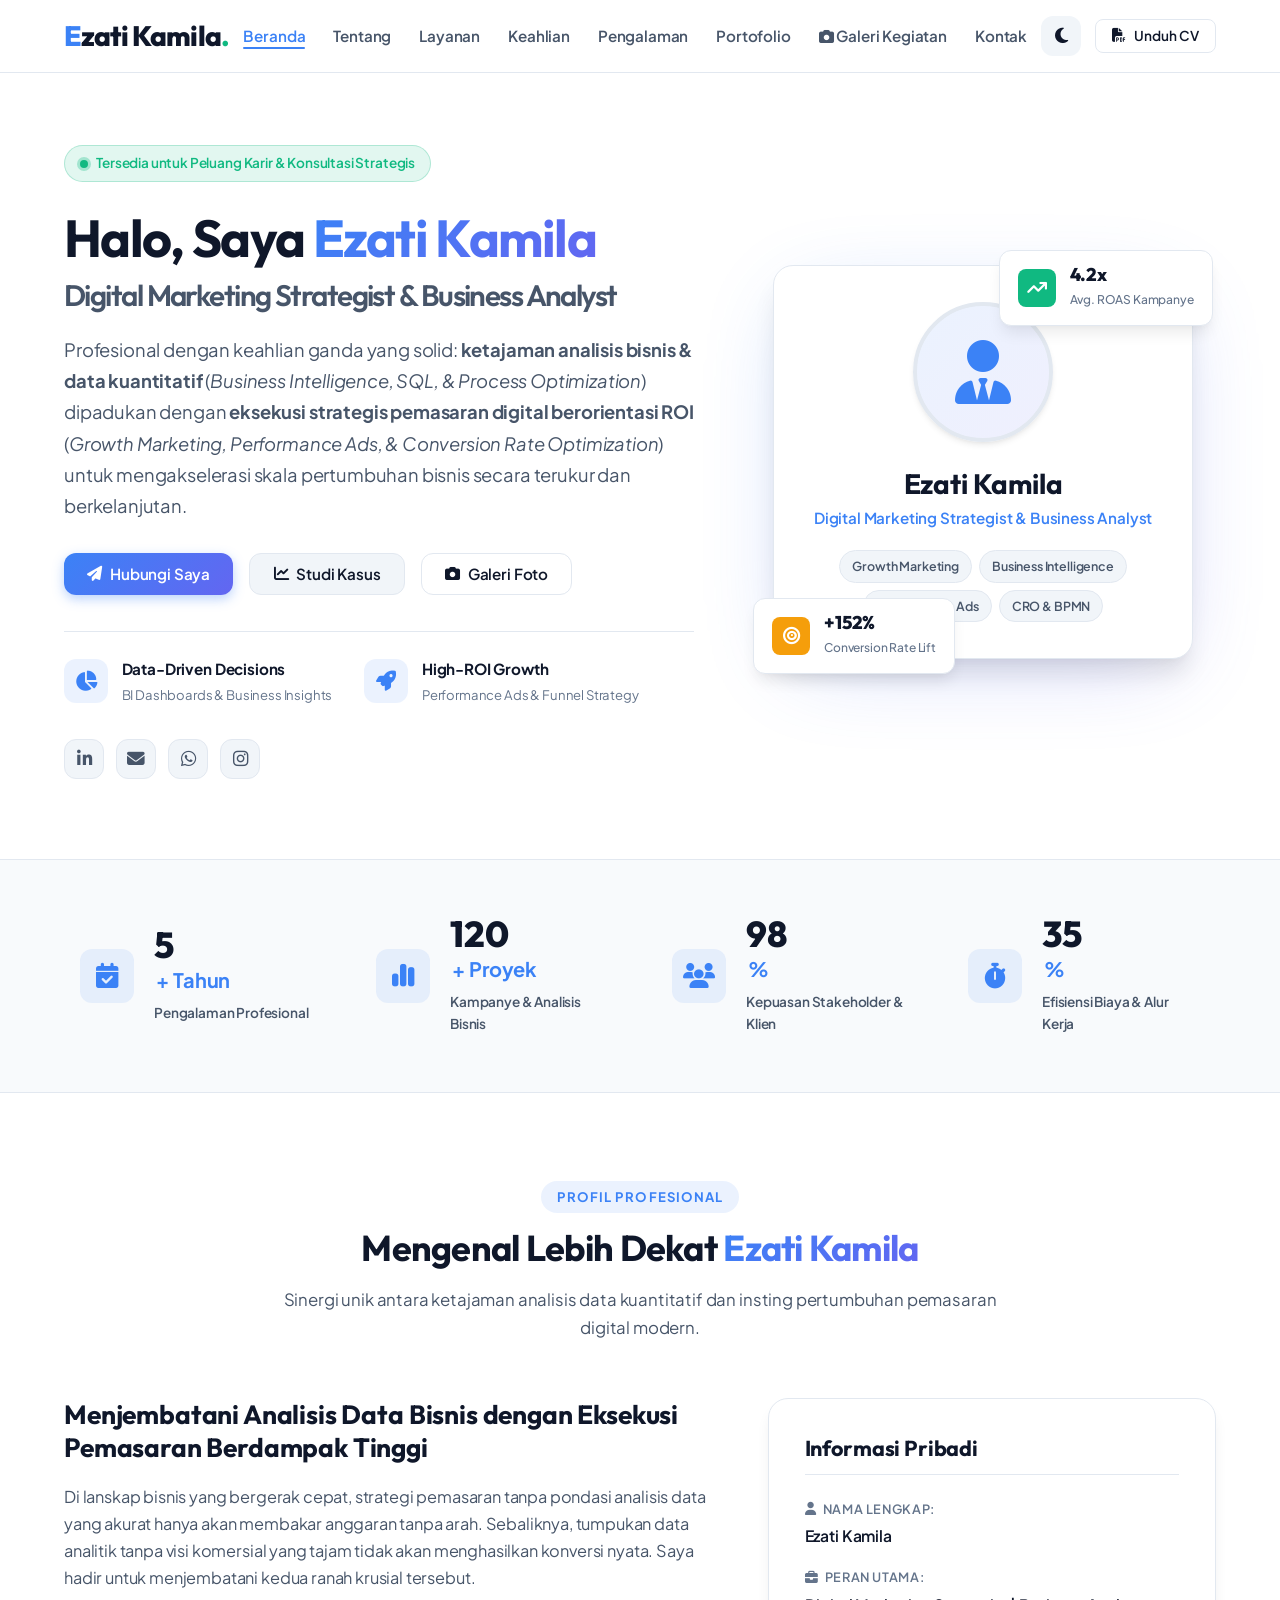
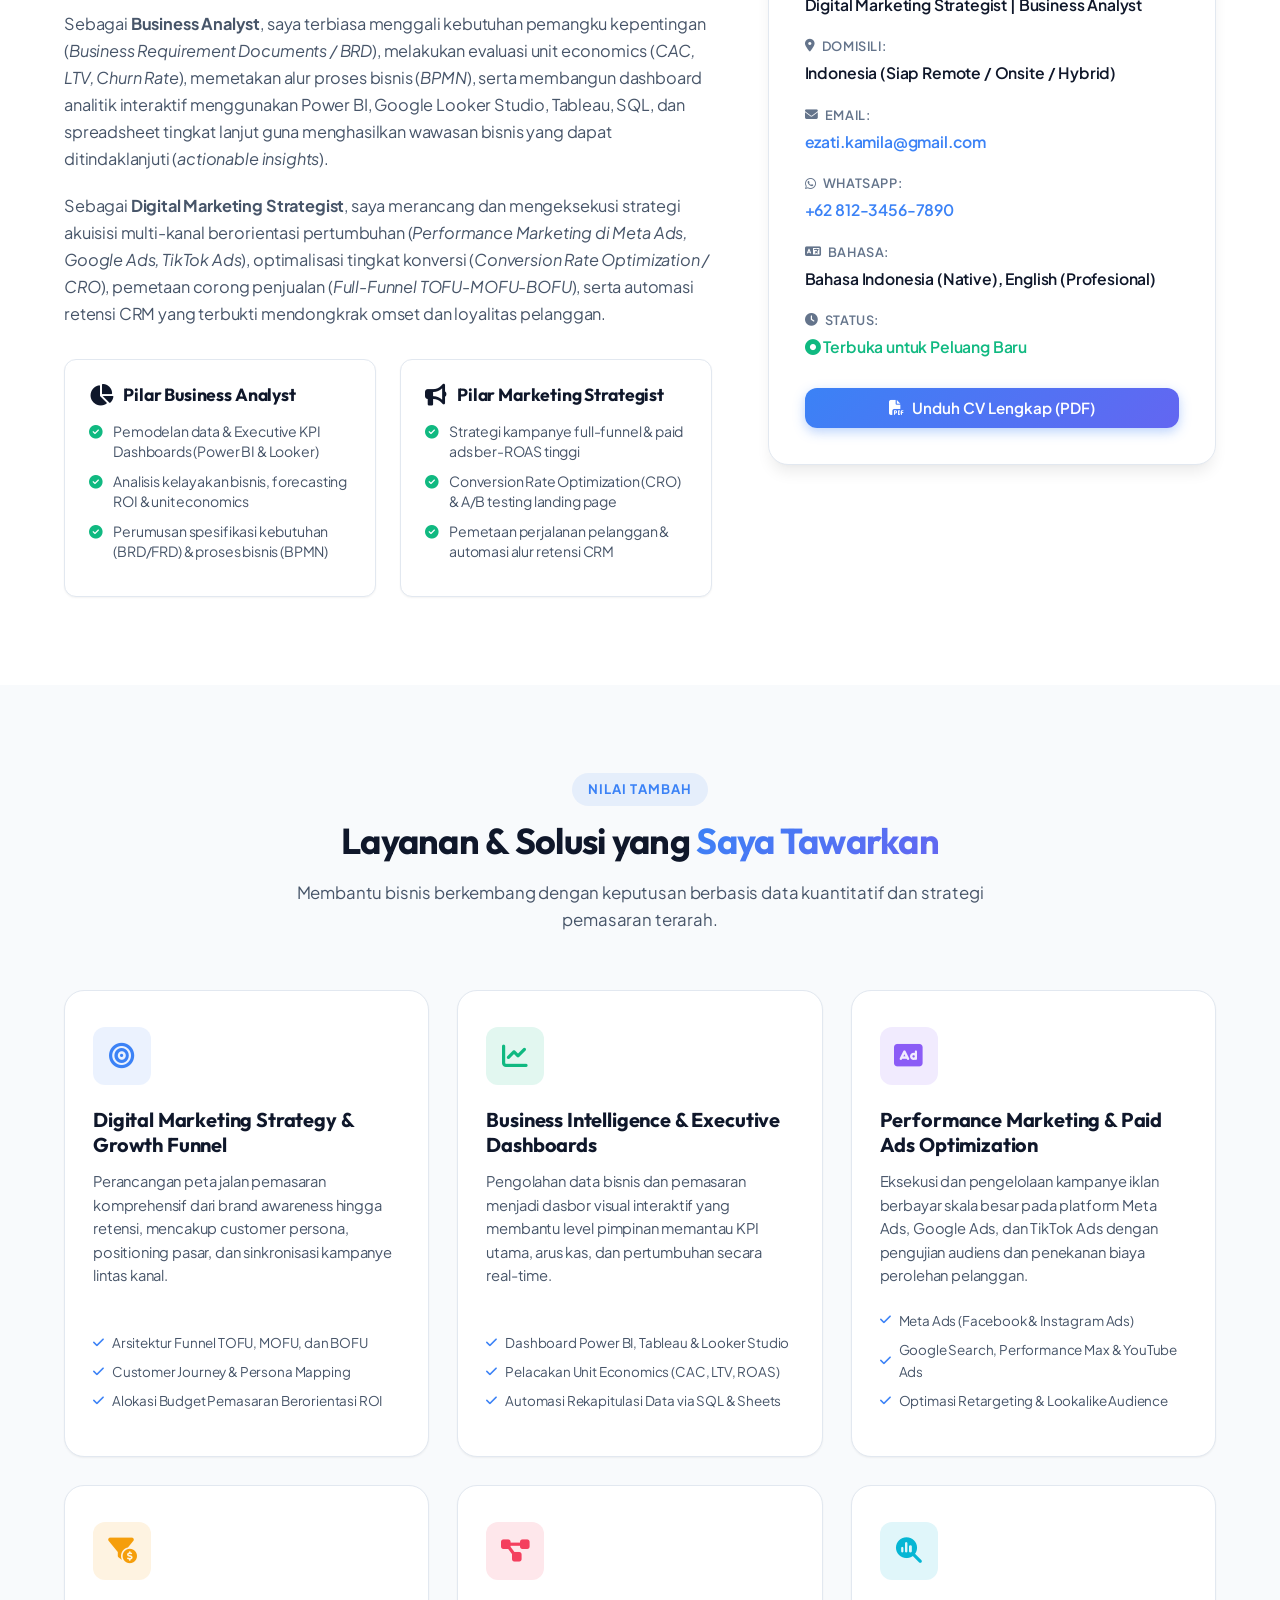
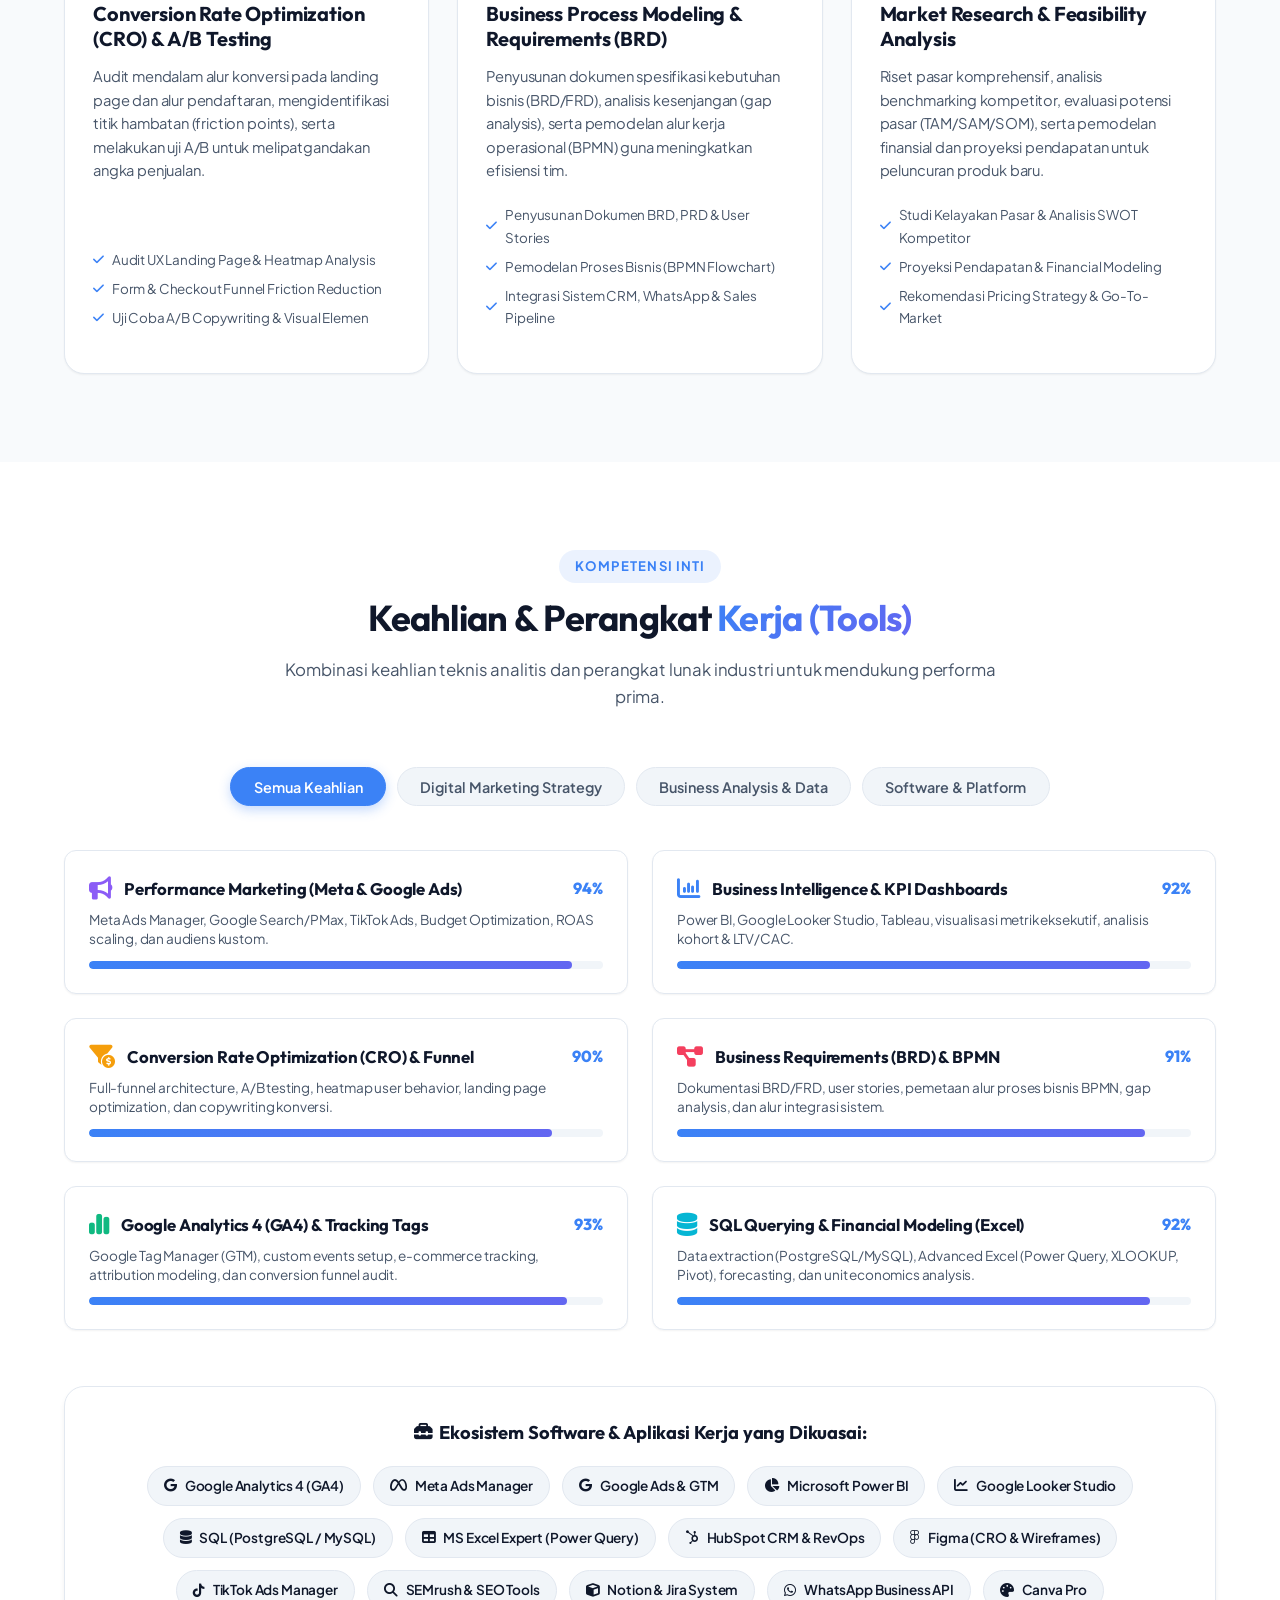
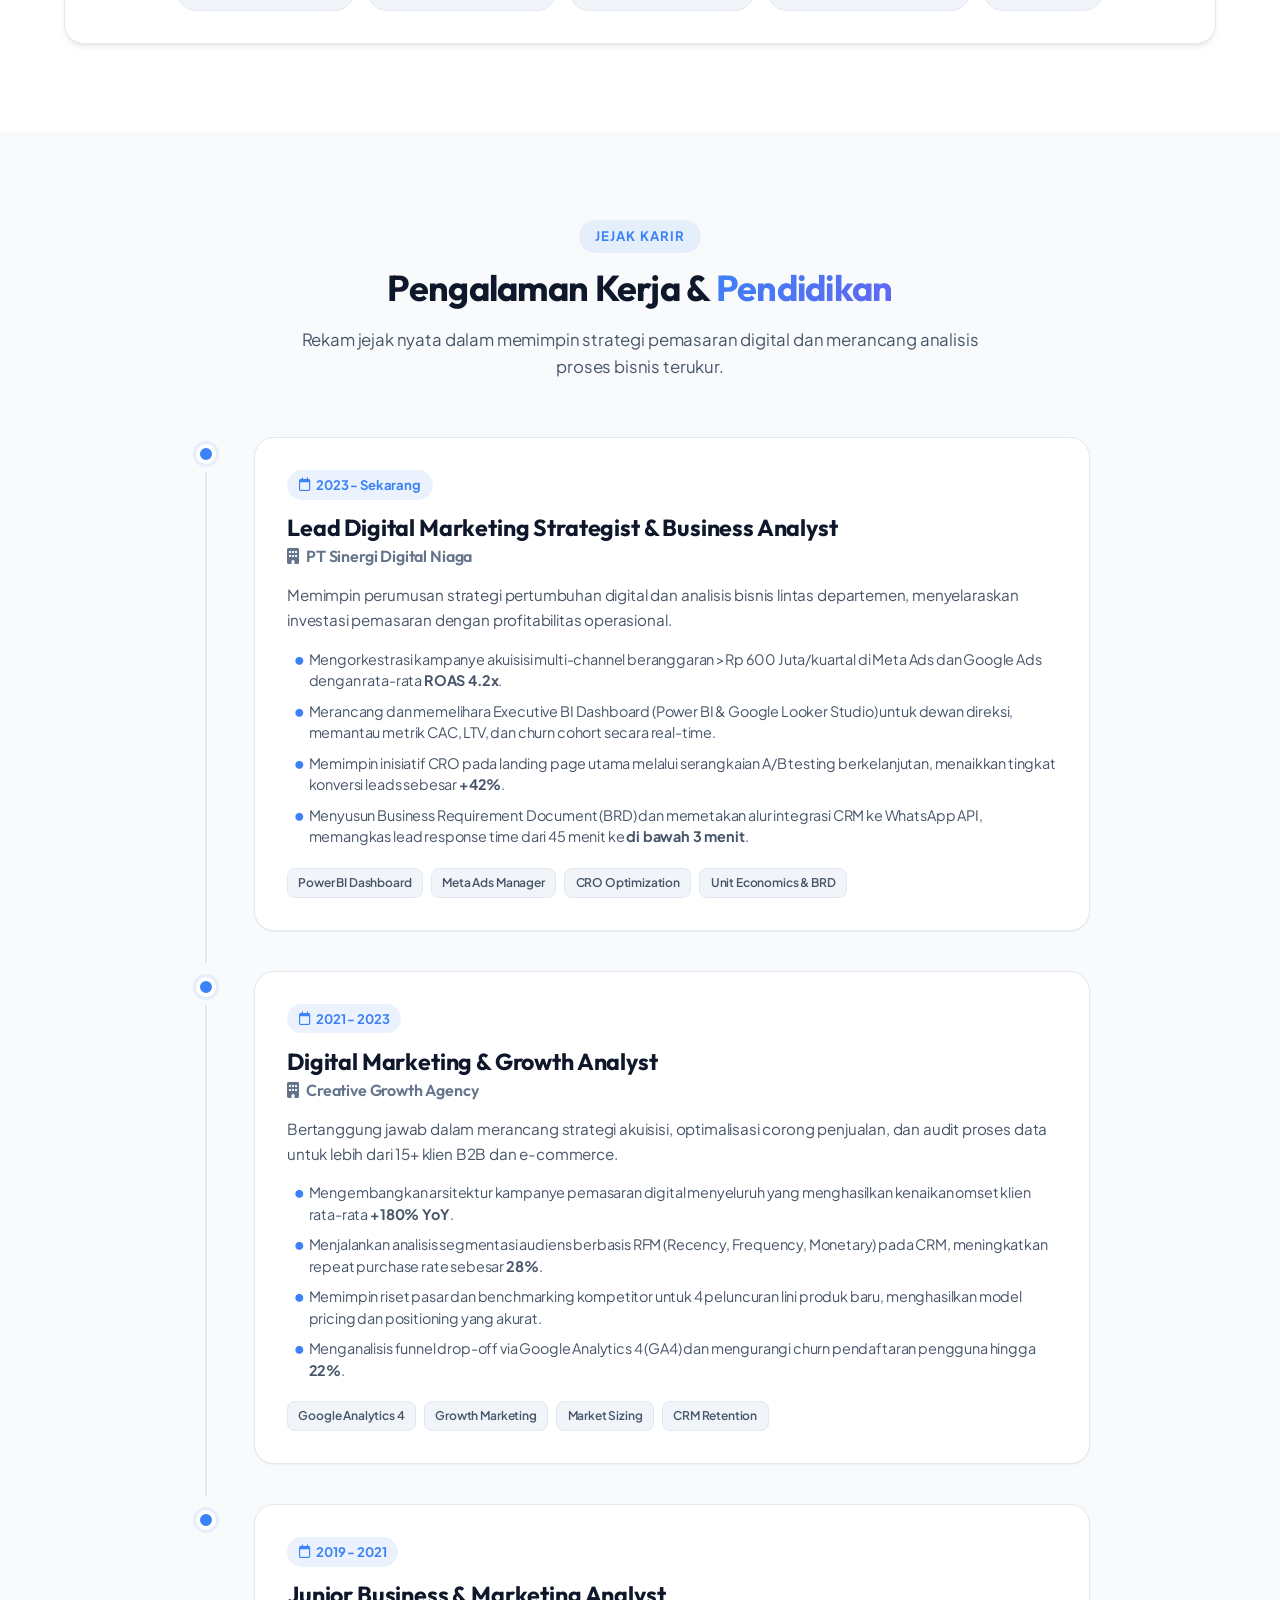
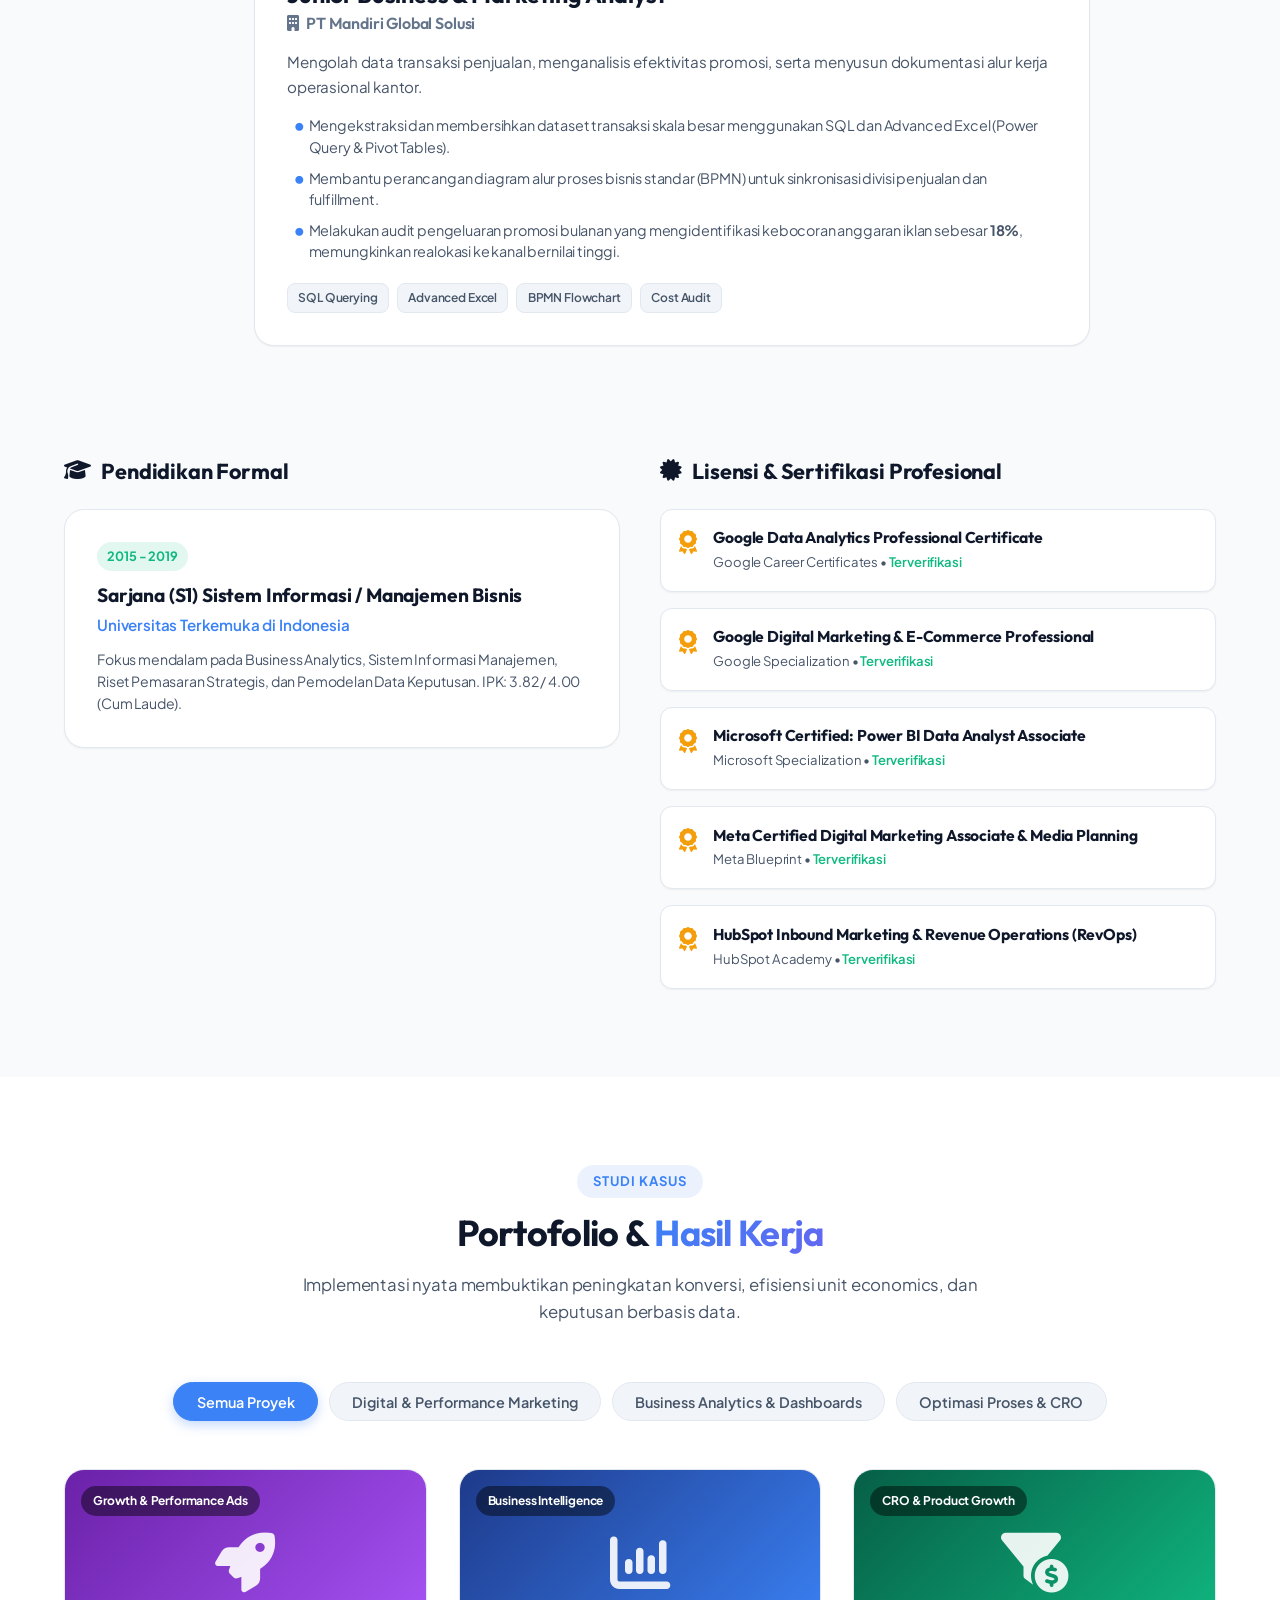
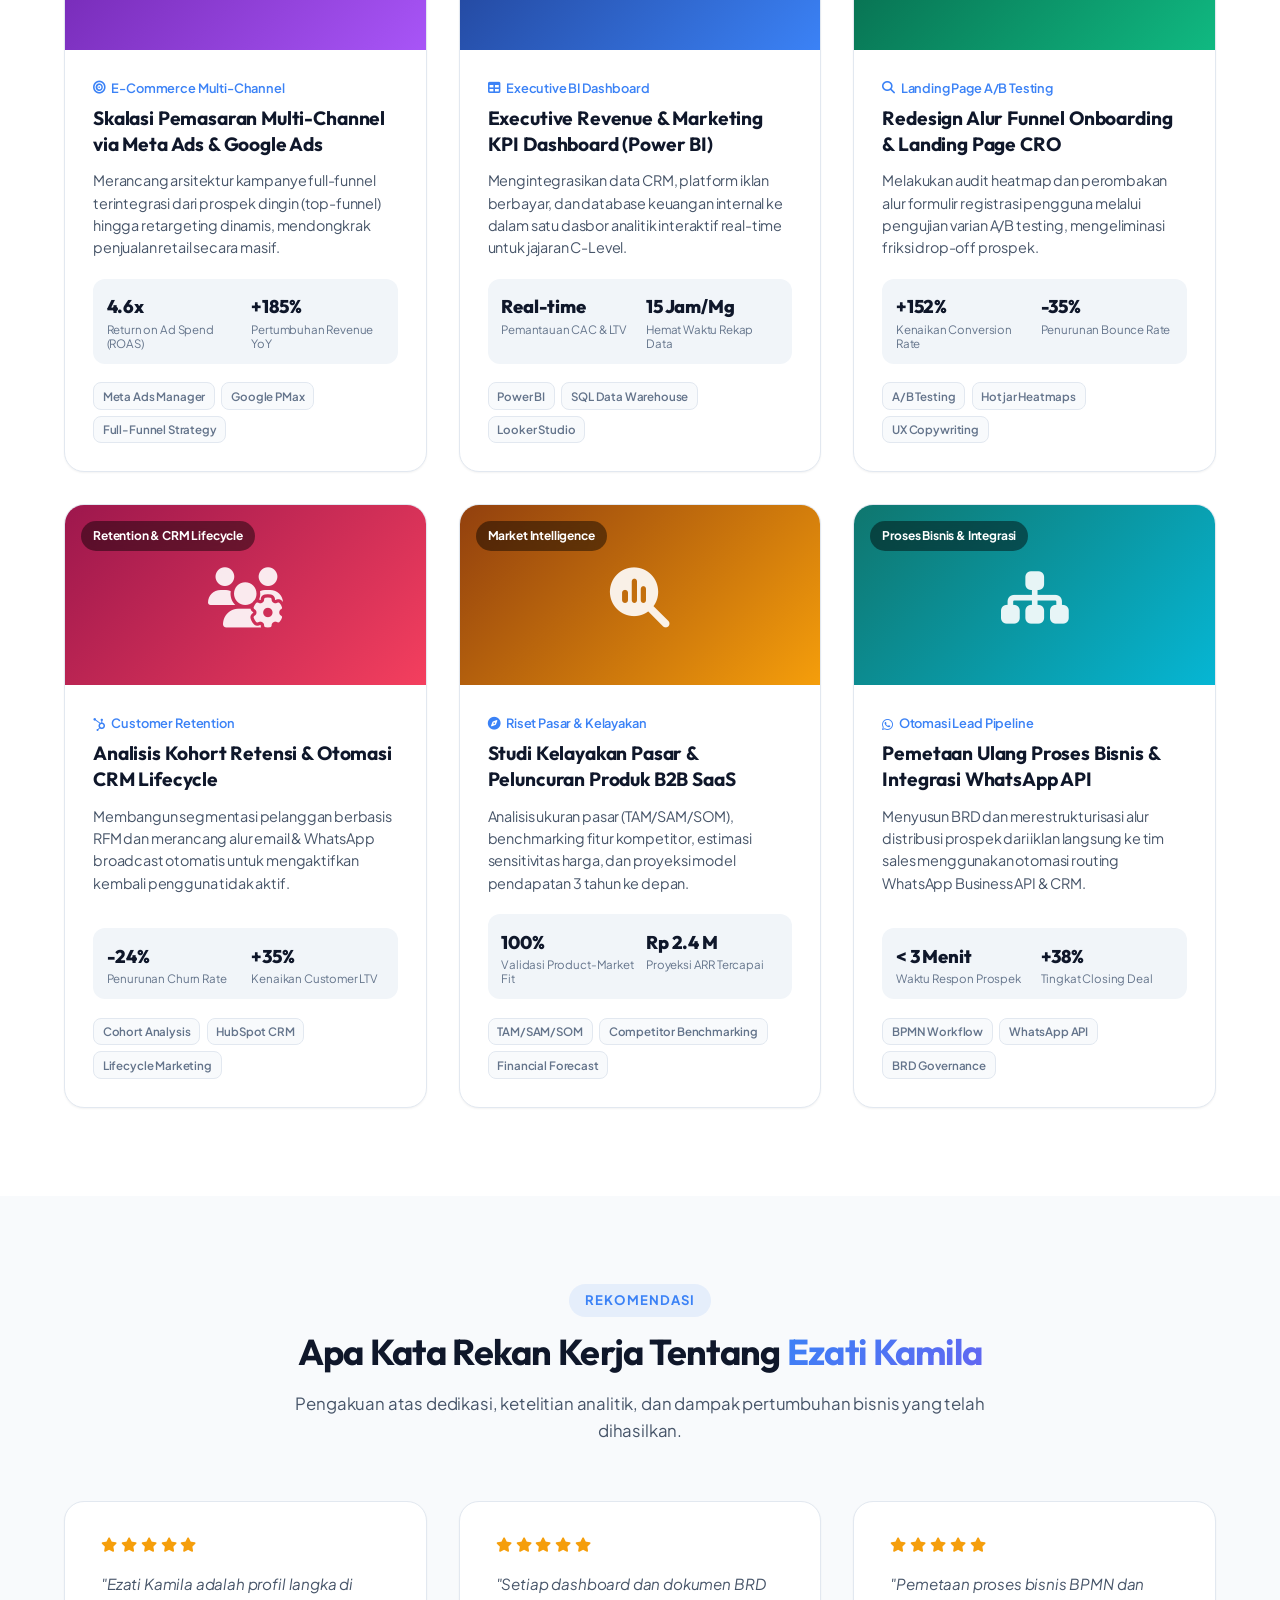
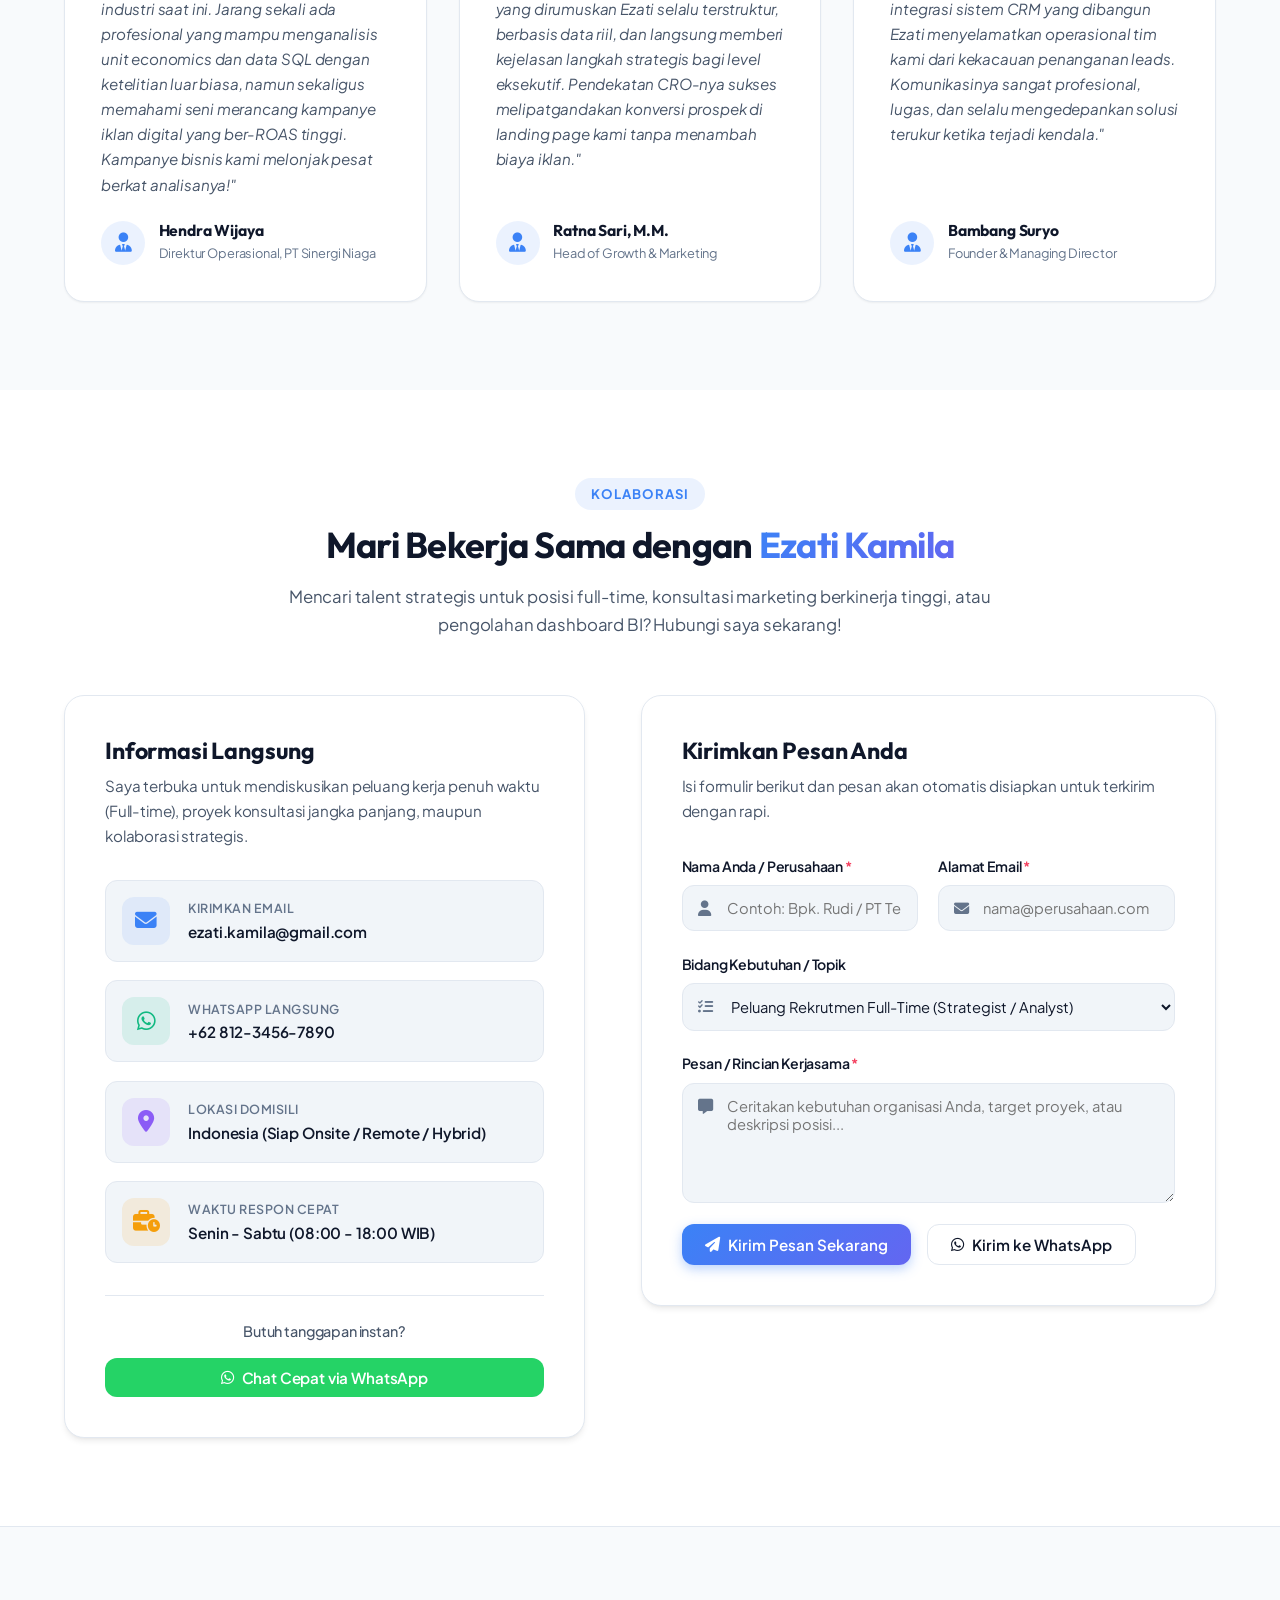
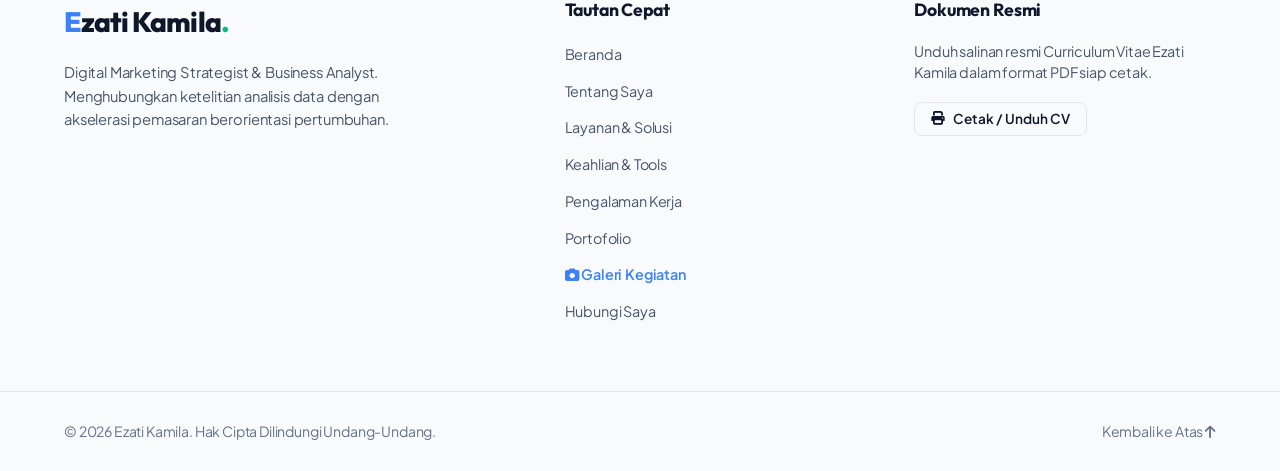
<file: index.html>
<!DOCTYPE html>
<html lang="id">
<head>
  <meta charset="UTF-8">
  <meta name="viewport" content="width=device-width, initial-scale=1.0">
  <meta name="description" content="Curriculum Vitae & Portofolio Profesional Ezati Kamila - Digital Marketing Strategist & Business Analyst. Menghubungkan analisis data bisnis dengan strategi pertumbuhan pemasaran digital berorientasi ROI.">
  <meta name="keywords" content="Ezati Kamila, Digital Marketing Strategist, Business Analyst, Portofolio Ezati Kamila, CV Ezati Kamila, Performance Marketing, Meta Ads, Power BI, Google Analytics 4, CRO, Growth Marketing Indonesia">
  <meta name="author" content="Ezati Kamila">
  <title>Ezati Kamila | Digital Marketing Strategist & Business Analyst</title>

  <!-- Favicon -->
  <link rel="icon" href="data:image/svg+xml,<svg xmlns=%22http://www.w3.org/2000/svg%22 viewBox=%220 0 100 100%22><text y=%22.9em%22 font-size=%2290%22>📈</text></svg>">

  <!-- Google Fonts: Plus Jakarta Sans & Outfit -->
  <link rel="preconnect" href="https://fonts.googleapis.com">
  <link rel="preconnect" href="https://fonts.gstatic.com" crossorigin>
  <link href="https://fonts.googleapis.com/css2?family=Outfit:wght@500;600;700;800&family=Plus+Jakarta+Sans:wght@300;400;500;600;700&display=swap" rel="stylesheet">

  <!-- Font Awesome Icons CDN -->
  <link rel="stylesheet" href="https://cdnjs.cloudflare.com/ajax/libs/font-awesome/6.5.1/css/all.min.css" integrity="sha512-DTOQO9RWCH3ppGqcWaEA1BIZOC6xxalwEsw9c2QQeAIftl+Vegovlnee1c9QX4TctnWMn13TZye+giMm8e2LwA==" crossorigin="anonymous" referrerpolicy="no-referrer" />

  <!-- Custom CSS -->
  <link rel="stylesheet" href="css/style.css">
</head>
<body data-theme="light">

  <!-- Reading Progress Bar -->
  <div id="scroll-progress" class="scroll-progress"></div>

  <!-- Navbar -->
  <header class="header" id="header">
    <div class="container nav-container">
      <a href="#hero" class="brand-logo">
        <span class="logo-accent">E</span>zati Kamila<span class="logo-dot">.</span>
      </a>

      <!-- Navigation Links -->
      <nav class="nav-menu" id="nav-menu">
        <ul class="nav-list">
          <li class="nav-item"><a href="#hero" class="nav-link active">Beranda</a></li>
          <li class="nav-item"><a href="#tentang" class="nav-link">Tentang</a></li>
          <li class="nav-item"><a href="#layanan" class="nav-link">Layanan</a></li>
          <li class="nav-item"><a href="#keahlian" class="nav-link">Keahlian</a></li>
          <li class="nav-item"><a href="#pengalaman" class="nav-link">Pengalaman</a></li>
          <li class="nav-item"><a href="#portofolio" class="nav-link">Portofolio</a></li>
          <li class="nav-item"><a href="galeri.html" class="nav-link"><i class="fa-solid fa-camera"></i> Galeri Kegiatan</a></li>
          <li class="nav-item"><a href="#kontak" class="nav-link">Kontak</a></li>
        </ul>
      </nav>

      <!-- Action Buttons & Theme Switch -->
      <div class="nav-actions">
        <button id="theme-toggle" class="theme-toggle-btn" aria-label="Ganti Mode Gelap/Terang" title="Ubah Tema">
          <i class="fa-solid fa-moon icon-moon"></i>
          <i class="fa-solid fa-sun icon-sun"></i>
        </button>

        <button onclick="window.print()" class="btn btn-outline btn-sm print-cv-btn" title="Cetak atau Unduh PDF">
          <i class="fa-solid fa-file-pdf"></i>
          <span>Unduh CV</span>
        </button>

        <button class="menu-toggle-btn" id="menu-toggle" aria-label="Toggle menu navigasi">
          <i class="fa-solid fa-bars icon-bars"></i>
          <i class="fa-solid fa-xmark icon-close"></i>
        </button>
      </div>
    </div>
  </header>

  <main>
    <!-- Hero Section -->
    <section class="section hero" id="hero">
      <div class="container hero-container">
        <div class="hero-content">
          <div class="badge-status">
            <span class="status-indicator"></span>
            <span>Tersedia untuk Peluang Karir & Konsultasi Strategis</span>
          </div>

          <h1 class="hero-title">
            Halo, Saya <span class="gradient-text">Ezati Kamila</span><br>
            <span class="title-sub">Digital Marketing Strategist & Business Analyst</span>
          </h1>

          <p class="hero-description">
            Profesional dengan keahlian ganda yang solid: <strong>ketajaman analisis bisnis & data kuantitatif</strong> (<em>Business Intelligence, SQL, & Process Optimization</em>) dipadukan dengan <strong>eksekusi strategis pemasaran digital berorientasi ROI</strong> (<em>Growth Marketing, Performance Ads, & Conversion Rate Optimization</em>) untuk mengakselerasi skala pertumbuhan bisnis secara terukur dan berkelanjutan.
          </p>

          <div class="hero-cta">
            <a href="#kontak" class="btn btn-primary">
              <i class="fa-solid fa-paper-plane"></i>
              <span>Hubungi Saya</span>
            </a>
            <a href="#portofolio" class="btn btn-secondary">
              <i class="fa-solid fa-chart-line"></i>
              <span>Studi Kasus</span>
            </a>
            <a href="galeri.html" class="btn btn-outline">
              <i class="fa-solid fa-camera"></i>
              <span>Galeri Foto</span>
            </a>
            <button onclick="window.print()" class="btn btn-outline print-cv-mobile">
              <i class="fa-solid fa-download"></i>
              <span>Unduh CV (PDF)</span>
            </button>
          </div>

          <!-- Hero Highlights / Quick Stats -->
          <div class="hero-highlights">
            <div class="highlight-item">
              <div class="highlight-icon"><i class="fa-solid fa-chart-pie"></i></div>
              <div>
                <strong>Data-Driven Decisions</strong>
                <span>BI Dashboards & Business Insights</span>
              </div>
            </div>
            <div class="highlight-item">
              <div class="highlight-icon"><i class="fa-solid fa-rocket"></i></div>
              <div>
                <strong>High-ROI Growth</strong>
                <span>Performance Ads & Funnel Strategy</span>
              </div>
            </div>
          </div>

          <!-- Social Links -->
          <div class="social-links hero-social">
            <a href="https://linkedin.com" target="_blank" rel="noopener" aria-label="LinkedIn" title="LinkedIn Ezati Kamila"><i class="fa-brands fa-linkedin-in"></i></a>
            <a href="mailto:ezati.kamila@gmail.com" aria-label="Email" title="Email Ezati Kamila"><i class="fa-solid fa-envelope"></i></a>
            <a href="https://wa.me/6281234567890" target="_blank" rel="noopener" aria-label="WhatsApp" title="WhatsApp Ezati Kamila"><i class="fa-brands fa-whatsapp"></i></a>
            <a href="https://instagram.com" target="_blank" rel="noopener" aria-label="Instagram" title="Instagram Ezati Kamila"><i class="fa-brands fa-instagram"></i></a>
          </div>
        </div>

        <!-- Hero Visual / Avatar Card -->
        <div class="hero-visual">
          <div class="avatar-card-wrapper">
            <div class="avatar-backdrop"></div>
            <div class="avatar-card">
              <div class="avatar-graphic">
                <div class="avatar-circle">
                  <i class="fa-solid fa-user-tie avatar-placeholder-icon"></i>
                </div>
              </div>
              <div class="avatar-info">
                <h2 class="avatar-name">Ezati Kamila</h2>
                <p class="avatar-role">Digital Marketing Strategist & Business Analyst</p>
                <div class="avatar-tags">
                  <span class="tag">Growth Marketing</span>
                  <span class="tag">Business Intelligence</span>
                  <span class="tag">Performance Ads</span>
                  <span class="tag">CRO & BPMN</span>
                </div>
              </div>
            </div>

            <!-- Floating Badges -->
            <div class="floating-badge badge-top-right">
              <div class="badge-icon bg-emerald"><i class="fa-solid fa-arrow-trend-up"></i></div>
              <div class="badge-text">
                <span class="badge-number">4.2x</span>
                <span class="badge-label">Avg. ROAS Kampanye</span>
              </div>
            </div>

            <div class="floating-badge badge-bottom-left">
              <div class="badge-icon bg-amber"><i class="fa-solid fa-bullseye"></i></div>
              <div class="badge-text">
                <span class="badge-number">+152%</span>
                <span class="badge-label">Conversion Rate Lift</span>
              </div>
            </div>
          </div>
        </div>
      </div>
    </section>

    <!-- Stat Counter Section -->
    <section class="section stats-bar">
      <div class="container stats-grid">
        <div class="stat-card">
          <div class="stat-icon"><i class="fa-solid fa-calendar-check"></i></div>
          <div class="stat-info">
            <h3 class="stat-number" data-target="5">0</h3>
            <span class="stat-suffix">+ Tahun</span>
            <p class="stat-label">Pengalaman Profesional</p>
          </div>
        </div>
        <div class="stat-card">
          <div class="stat-icon"><i class="fa-solid fa-chart-simple"></i></div>
          <div class="stat-info">
            <h3 class="stat-number" data-target="120">0</h3>
            <span class="stat-suffix">+ Proyek</span>
            <p class="stat-label">Kampanye & Analisis Bisnis</p>
          </div>
        </div>
        <div class="stat-card">
          <div class="stat-icon"><i class="fa-solid fa-users"></i></div>
          <div class="stat-info">
            <h3 class="stat-number" data-target="98">0</h3>
            <span class="stat-suffix">%</span>
            <p class="stat-label">Kepuasan Stakeholder & Klien</p>
          </div>
        </div>
        <div class="stat-card">
          <div class="stat-icon"><i class="fa-solid fa-stopwatch"></i></div>
          <div class="stat-info">
            <h3 class="stat-number" data-target="35">0</h3>
            <span class="stat-suffix">%</span>
            <p class="stat-label">Efisiensi Biaya & Alur Kerja</p>
          </div>
        </div>
      </div>
    </section>

    <!-- About Section (Tentang Saya) -->
    <section class="section tentang" id="tentang">
      <div class="container">
        <div class="section-header">
          <span class="section-tag">Profil Profesional</span>
          <h2 class="section-title">Mengenal Lebih Dekat <span class="gradient-text">Ezati Kamila</span></h2>
          <p class="section-subtitle">Sinergi unik antara ketajaman analisis data kuantitatif dan insting pertumbuhan pemasaran digital modern.</p>
        </div>

        <div class="about-grid">
          <div class="about-narrative">
            <h3 class="narrative-heading">
              Menjembatani Analisis Data Bisnis dengan Eksekusi Pemasaran Berdampak Tinggi
            </h3>
            <p>
              Di lanskap bisnis yang bergerak cepat, strategi pemasaran tanpa pondasi analisis data yang akurat hanya akan membakar anggaran tanpa arah. Sebaliknya, tumpukan data analitik tanpa visi komersial yang tajam tidak akan menghasilkan konversi nyata. Saya hadir untuk menjembatani kedua ranah krusial tersebut.
            </p>
            <p>
              Sebagai <strong>Business Analyst</strong>, saya terbiasa menggali kebutuhan pemangku kepentingan (<em>Business Requirement Documents / BRD</em>), melakukan evaluasi unit economics (<em>CAC, LTV, Churn Rate</em>), memetakan alur proses bisnis (<em>BPMN</em>), serta membangun dashboard analitik interaktif menggunakan Power BI, Google Looker Studio, Tableau, SQL, dan spreadsheet tingkat lanjut guna menghasilkan wawasan bisnis yang dapat ditindaklanjuti (<em>actionable insights</em>).
            </p>
            <p>
              Sebagai <strong>Digital Marketing Strategist</strong>, saya merancang dan mengeksekusi strategi akuisisi multi-kanal berorientasi pertumbuhan (<em>Performance Marketing di Meta Ads, Google Ads, TikTok Ads</em>), optimalisasi tingkat konversi (<em>Conversion Rate Optimization / CRO</em>), pemetaan corong penjualan (<em>Full-Funnel TOFU-MOFU-BOFU</em>), serta automasi retensi CRM yang terbukti mendongkrak omset dan loyalitas pelanggan.
            </p>

            <div class="dual-strengths">
              <div class="strength-card">
                <div class="strength-head">
                  <i class="fa-solid fa-chart-pie text-primary"></i>
                  <h4>Pilar Business Analyst</h4>
                </div>
                <ul>
                  <li><i class="fa-solid fa-circle-check"></i> Pemodelan data & Executive KPI Dashboards (Power BI & Looker)</li>
                  <li><i class="fa-solid fa-circle-check"></i> Analisis kelayakan bisnis, forecasting ROI & unit economics</li>
                  <li><i class="fa-solid fa-circle-check"></i> Perumusan spesifikasi kebutuhan (BRD/FRD) & proses bisnis (BPMN)</li>
                </ul>
              </div>

              <div class="strength-card">
                <div class="strength-head">
                  <i class="fa-solid fa-bullhorn text-secondary"></i>
                  <h4>Pilar Marketing Strategist</h4>
                </div>
                <ul>
                  <li><i class="fa-solid fa-circle-check"></i> Strategi kampanye full-funnel & paid ads ber-ROAS tinggi</li>
                  <li><i class="fa-solid fa-circle-check"></i> Conversion Rate Optimization (CRO) & A/B testing landing page</li>
                  <li><i class="fa-solid fa-circle-check"></i> Pemetaan perjalanan pelanggan & automasi alur retensi CRM</li>
                </ul>
              </div>
            </div>
          </div>

          <div class="about-meta-card">
            <div class="meta-card-inner">
              <h3 class="meta-title">Informasi Pribadi</h3>
              <ul class="meta-list">
                <li>
                  <span class="meta-label"><i class="fa-solid fa-user"></i> Nama Lengkap:</span>
                  <span class="meta-value">Ezati Kamila</span>
                </li>
                <li>
                  <span class="meta-label"><i class="fa-solid fa-briefcase"></i> Peran Utama:</span>
                  <span class="meta-value">Digital Marketing Strategist | Business Analyst</span>
                </li>
                <li>
                  <span class="meta-label"><i class="fa-solid fa-location-dot"></i> Domisili:</span>
                  <span class="meta-value">Indonesia (Siap Remote / Onsite / Hybrid)</span>
                </li>
                <li>
                  <span class="meta-label"><i class="fa-solid fa-envelope"></i> Email:</span>
                  <span class="meta-value"><a href="mailto:ezati.kamila@gmail.com">ezati.kamila@gmail.com</a></span>
                </li>
                <li>
                  <span class="meta-label"><i class="fa-brands fa-whatsapp"></i> WhatsApp:</span>
                  <span class="meta-value"><a href="https://wa.me/6281234567890">+62 812-3456-7890</a></span>
                </li>
                <li>
                  <span class="meta-label"><i class="fa-solid fa-language"></i> Bahasa:</span>
                  <span class="meta-value">Bahasa Indonesia (Native), English (Profesional)</span>
                </li>
                <li>
                  <span class="meta-label"><i class="fa-solid fa-clock"></i> Status:</span>
                  <span class="meta-value text-success font-bold"><i class="fa-solid fa-circle-dot"></i> Terbuka untuk Peluang Baru</span>
                </li>
              </ul>

              <div class="meta-cv-action">
                <button onclick="window.print()" class="btn btn-primary btn-block">
                  <i class="fa-solid fa-file-pdf"></i> Unduh CV Lengkap (PDF)
                </button>
              </div>
            </div>
          </div>
        </div>
      </div>
    </section>

    <!-- Services / Layanan Section -->
    <section class="section layanan bg-light" id="layanan">
      <div class="container">
        <div class="section-header">
          <span class="section-tag">Nilai Tambah</span>
          <h2 class="section-title">Layanan & Solusi yang <span class="gradient-text">Saya Tawarkan</span></h2>
          <p class="section-subtitle">Membantu bisnis berkembang dengan keputusan berbasis data kuantitatif dan strategi pemasaran terarah.</p>
        </div>

        <div class="services-grid">
          <!-- Service 1 -->
          <div class="service-card">
            <div class="service-icon-wrapper bg-blue-subtle">
              <i class="fa-solid fa-bullseye service-icon text-blue"></i>
            </div>
            <h3 class="service-title">Digital Marketing Strategy & Growth Funnel</h3>
            <p class="service-desc">
              Perancangan peta jalan pemasaran komprehensif dari brand awareness hingga retensi, mencakup customer persona, positioning pasar, dan sinkronisasi kampanye lintas kanal.
            </p>
            <ul class="service-points">
              <li><i class="fa-solid fa-check"></i> Arsitektur Funnel TOFU, MOFU, dan BOFU</li>
              <li><i class="fa-solid fa-check"></i> Customer Journey & Persona Mapping</li>
              <li><i class="fa-solid fa-check"></i> Alokasi Budget Pemasaran Berorientasi ROI</li>
            </ul>
          </div>

          <!-- Service 2 -->
          <div class="service-card">
            <div class="service-icon-wrapper bg-emerald-subtle">
              <i class="fa-solid fa-chart-line service-icon text-emerald"></i>
            </div>
            <h3 class="service-title">Business Intelligence & Executive Dashboards</h3>
            <p class="service-desc">
              Pengolahan data bisnis dan pemasaran menjadi dasbor visual interaktif yang membantu level pimpinan memantau KPI utama, arus kas, dan pertumbuhan secara real-time.
            </p>
            <ul class="service-points">
              <li><i class="fa-solid fa-check"></i> Dashboard Power BI, Tableau & Looker Studio</li>
              <li><i class="fa-solid fa-check"></i> Pelacakan Unit Economics (CAC, LTV, ROAS)</li>
              <li><i class="fa-solid fa-check"></i> Automasi Rekapitulasi Data via SQL & Sheets</li>
            </ul>
          </div>

          <!-- Service 3 -->
          <div class="service-card">
            <div class="service-icon-wrapper bg-purple-subtle">
              <i class="fa-solid fa-rectangle-ad service-icon text-purple"></i>
            </div>
            <h3 class="service-title">Performance Marketing & Paid Ads Optimization</h3>
            <p class="service-desc">
              Eksekusi dan pengelolaan kampanye iklan berbayar skala besar pada platform Meta Ads, Google Ads, dan TikTok Ads dengan pengujian audiens dan penekanan biaya perolehan pelanggan.
            </p>
            <ul class="service-points">
              <li><i class="fa-solid fa-check"></i> Meta Ads (Facebook & Instagram Ads)</li>
              <li><i class="fa-solid fa-check"></i> Google Search, Performance Max & YouTube Ads</li>
              <li><i class="fa-solid fa-check"></i> Optimasi Retargeting & Lookalike Audience</li>
            </ul>
          </div>

          <!-- Service 4 -->
          <div class="service-card">
            <div class="service-icon-wrapper bg-amber-subtle">
              <i class="fa-solid fa-filter-circle-dollar service-icon text-amber"></i>
            </div>
            <h3 class="service-title">Conversion Rate Optimization (CRO) & A/B Testing</h3>
            <p class="service-desc">
              Audit mendalam alur konversi pada landing page dan alur pendaftaran, mengidentifikasi titik hambatan (friction points), serta melakukan uji A/B untuk melipatgandakan angka penjualan.
            </p>
            <ul class="service-points">
              <li><i class="fa-solid fa-check"></i> Audit UX Landing Page & Heatmap Analysis</li>
              <li><i class="fa-solid fa-check"></i> Form & Checkout Funnel Friction Reduction</li>
              <li><i class="fa-solid fa-check"></i> Uji Coba A/B Copywriting & Visual Elemen</li>
            </ul>
          </div>

          <!-- Service 5 -->
          <div class="service-card">
            <div class="service-icon-wrapper bg-rose-subtle">
              <i class="fa-solid fa-diagram-project service-icon text-rose"></i>
            </div>
            <h3 class="service-title">Business Process Modeling & Requirements (BRD)</h3>
            <p class="service-desc">
              Penyusunan dokumen spesifikasi kebutuhan bisnis (BRD/FRD), analisis kesenjangan (gap analysis), serta pemodelan alur kerja operasional (BPMN) guna meningkatkan efisiensi tim.
            </p>
            <ul class="service-points">
              <li><i class="fa-solid fa-check"></i> Penyusunan Dokumen BRD, PRD & User Stories</li>
              <li><i class="fa-solid fa-check"></i> Pemodelan Proses Bisnis (BPMN Flowchart)</li>
              <li><i class="fa-solid fa-check"></i> Integrasi Sistem CRM, WhatsApp & Sales Pipeline</li>
            </ul>
          </div>

          <!-- Service 6 -->
          <div class="service-card">
            <div class="service-icon-wrapper bg-cyan-subtle">
              <i class="fa-solid fa-magnifying-glass-chart service-icon text-cyan"></i>
            </div>
            <h3 class="service-title">Market Research & Feasibility Analysis</h3>
            <p class="service-desc">
              Riset pasar komprehensif, analisis benchmarking kompetitor, evaluasi potensi pasar (TAM/SAM/SOM), serta pemodelan finansial dan proyeksi pendapatan untuk peluncuran produk baru.
            </p>
            <ul class="service-points">
              <li><i class="fa-solid fa-check"></i> Studi Kelayakan Pasar & Analisis SWOT Kompetitor</li>
              <li><i class="fa-solid fa-check"></i> Proyeksi Pendapatan & Financial Modeling</li>
              <li><i class="fa-solid fa-check"></i> Rekomendasi Pricing Strategy & Go-To-Market</li>
            </ul>
          </div>
        </div>
      </div>
    </section>

    <!-- Skills Section (Keahlian & Tools) -->
    <section class="section keahlian" id="keahlian">
      <div class="container">
        <div class="section-header">
          <span class="section-tag">Kompetensi Inti</span>
          <h2 class="section-title">Keahlian & Perangkat <span class="gradient-text">Kerja (Tools)</span></h2>
          <p class="section-subtitle">Kombinasi keahlian teknis analitis dan perangkat lunak industri untuk mendukung performa prima.</p>
        </div>

        <div class="skills-filter-nav">
          <button class="skill-tab-btn active" data-filter="all">Semua Keahlian</button>
          <button class="skill-tab-btn" data-filter="marketing">Digital Marketing Strategy</button>
          <button class="skill-tab-btn" data-filter="analyst">Business Analysis & Data</button>
          <button class="skill-tab-btn" data-filter="tools">Software & Platform</button>
        </div>

        <div class="skills-container-grid">
          <!-- Skill 1: Marketing -->
          <div class="skill-card-item" data-category="marketing">
            <div class="skill-card-header">
              <div class="skill-info">
                <i class="fa-solid fa-bullhorn skill-badge-icon text-purple"></i>
                <h4 class="skill-name">Performance Marketing (Meta & Google Ads)</h4>
              </div>
              <span class="skill-percent">94%</span>
            </div>
            <p class="skill-detail">Meta Ads Manager, Google Search/PMax, TikTok Ads, Budget Optimization, ROAS scaling, dan audiens kustom.</p>
            <div class="skill-progress-bar">
              <div class="skill-progress-fill" style="width: 94%;"></div>
            </div>
          </div>

          <!-- Skill 2: Analyst -->
          <div class="skill-card-item" data-category="analyst">
            <div class="skill-card-header">
              <div class="skill-info">
                <i class="fa-solid fa-chart-column skill-badge-icon text-blue"></i>
                <h4 class="skill-name">Business Intelligence & KPI Dashboards</h4>
              </div>
              <span class="skill-percent">92%</span>
            </div>
            <p class="skill-detail">Power BI, Google Looker Studio, Tableau, visualisasi metrik eksekutif, analisis kohort & LTV/CAC.</p>
            <div class="skill-progress-bar">
              <div class="skill-progress-fill" style="width: 92%;"></div>
            </div>
          </div>

          <!-- Skill 3: Marketing -->
          <div class="skill-card-item" data-category="marketing">
            <div class="skill-card-header">
              <div class="skill-info">
                <i class="fa-solid fa-filter-circle-dollar skill-badge-icon text-amber"></i>
                <h4 class="skill-name">Conversion Rate Optimization (CRO) & Funnel</h4>
              </div>
              <span class="skill-percent">90%</span>
            </div>
            <p class="skill-detail">Full-funnel architecture, A/B testing, heatmap user behavior, landing page optimization, dan copywriting konversi.</p>
            <div class="skill-progress-bar">
              <div class="skill-progress-fill" style="width: 90%;"></div>
            </div>
          </div>

          <!-- Skill 4: Analyst -->
          <div class="skill-card-item" data-category="analyst">
            <div class="skill-card-header">
              <div class="skill-info">
                <i class="fa-solid fa-diagram-project skill-badge-icon text-rose"></i>
                <h4 class="skill-name">Business Requirements (BRD) & BPMN</h4>
              </div>
              <span class="skill-percent">91%</span>
            </div>
            <p class="skill-detail">Dokumentasi BRD/FRD, user stories, pemetaan alur proses bisnis BPMN, gap analysis, dan alur integrasi sistem.</p>
            <div class="skill-progress-bar">
              <div class="skill-progress-fill" style="width: 91%;"></div>
            </div>
          </div>

          <!-- Skill 5: Tools/Marketing -->
          <div class="skill-card-item" data-category="tools">
            <div class="skill-card-header">
              <div class="skill-info">
                <i class="fa-solid fa-chart-simple skill-badge-icon text-emerald"></i>
                <h4 class="skill-name">Google Analytics 4 (GA4) & Tracking Tags</h4>
              </div>
              <span class="skill-percent">93%</span>
            </div>
            <p class="skill-detail">Google Tag Manager (GTM), custom events setup, e-commerce tracking, attribution modeling, dan conversion funnel audit.</p>
            <div class="skill-progress-bar">
              <div class="skill-progress-fill" style="width: 93%;"></div>
            </div>
          </div>

          <!-- Skill 6: Tools/Analyst -->
          <div class="skill-card-item" data-category="tools">
            <div class="skill-card-header">
              <div class="skill-info">
                <i class="fa-solid fa-database skill-badge-icon text-cyan"></i>
                <h4 class="skill-name">SQL Querying & Financial Modeling (Excel)</h4>
              </div>
              <span class="skill-percent">92%</span>
            </div>
            <p class="skill-detail">Data extraction (PostgreSQL/MySQL), Advanced Excel (Power Query, XLOOKUP, Pivot), forecasting, dan unit economics analysis.</p>
            <div class="skill-progress-bar">
              <div class="skill-progress-fill" style="width: 92%;"></div>
            </div>
          </div>
        </div>

        <!-- Tool Badges Cloud -->
        <div class="tools-cloud-box">
          <h4 class="tools-cloud-title"><i class="fa-solid fa-toolbox"></i> Ekosistem Software & Aplikasi Kerja yang Dikuasai:</h4>
          <div class="tools-badges">
            <span class="tool-pill"><i class="fa-brands fa-google"></i> Google Analytics 4 (GA4)</span>
            <span class="tool-pill"><i class="fa-brands fa-meta"></i> Meta Ads Manager</span>
            <span class="tool-pill"><i class="fa-brands fa-google"></i> Google Ads & GTM</span>
            <span class="tool-pill"><i class="fa-solid fa-chart-pie"></i> Microsoft Power BI</span>
            <span class="tool-pill"><i class="fa-solid fa-chart-line"></i> Google Looker Studio</span>
            <span class="tool-pill"><i class="fa-solid fa-database"></i> SQL (PostgreSQL / MySQL)</span>
            <span class="tool-pill"><i class="fa-solid fa-table"></i> MS Excel Expert (Power Query)</span>
            <span class="tool-pill"><i class="fa-brands fa-hubspot"></i> HubSpot CRM & RevOps</span>
            <span class="tool-pill"><i class="fa-brands fa-figma"></i> Figma (CRO & Wireframes)</span>
            <span class="tool-pill"><i class="fa-brands fa-tiktok"></i> TikTok Ads Manager</span>
            <span class="tool-pill"><i class="fa-solid fa-magnifying-glass"></i> SEMrush & SEO Tools</span>
            <span class="tool-pill"><i class="fa-solid fa-cube"></i> Notion & Jira System</span>
            <span class="tool-pill"><i class="fa-brands fa-whatsapp"></i> WhatsApp Business API</span>
            <span class="tool-pill"><i class="fa-solid fa-palette"></i> Canva Pro</span>
          </div>
        </div>
      </div>
    </section>

    <!-- Experience & Education Section (Pengalaman & Pendidikan) -->
    <section class="section pengalaman bg-light" id="pengalaman">
      <div class="container">
        <div class="section-header">
          <span class="section-tag">Jejak Karir</span>
          <h2 class="section-title">Pengalaman Kerja & <span class="gradient-text">Pendidikan</span></h2>
          <p class="section-subtitle">Rekam jejak nyata dalam memimpin strategi pemasaran digital dan merancang analisis proses bisnis terukur.</p>
        </div>

        <div class="timeline-container">
          <!-- Experience Item 1 -->
          <div class="timeline-item">
            <div class="timeline-marker">
              <div class="timeline-dot"></div>
              <div class="timeline-line"></div>
            </div>
            <div class="timeline-content">
              <div class="timeline-date"><i class="fa-regular fa-calendar"></i> 2023 - Sekarang</div>
              <h3 class="timeline-role">Lead Digital Marketing Strategist & Business Analyst</h3>
              <h4 class="timeline-company"><i class="fa-solid fa-building"></i> PT Sinergi Digital Niaga</h4>
              <p class="timeline-desc">
                Memimpin perumusan strategi pertumbuhan digital dan analisis bisnis lintas departemen, menyelaraskan investasi pemasaran dengan profitabilitas operasional.
              </p>
              <ul class="timeline-bullets">
                <li>Mengorkestrasi kampanye akuisisi multi-channel beranggaran >Rp 600 Juta/kuartal di Meta Ads dan Google Ads dengan rata-rata <strong>ROAS 4.2x</strong>.</li>
                <li>Merancang dan memelihara Executive BI Dashboard (Power BI & Google Looker Studio) untuk dewan direksi, memantau metrik CAC, LTV, dan churn cohort secara real-time.</li>
                <li>Memimpin inisiatif CRO pada landing page utama melalui serangkaian A/B testing berkelanjutan, menaikkan tingkat konversi leads sebesar <strong>+42%</strong>.</li>
                <li>Menyusun Business Requirement Document (BRD) dan memetakan alur integrasi CRM ke WhatsApp API, memangkas lead response time dari 45 menit ke <strong>di bawah 3 menit</strong>.</li>
              </ul>
              <div class="timeline-tags">
                <span>Power BI Dashboard</span>
                <span>Meta Ads Manager</span>
                <span>CRO Optimization</span>
                <span>Unit Economics & BRD</span>
              </div>
            </div>
          </div>

          <!-- Experience Item 2 -->
          <div class="timeline-item">
            <div class="timeline-marker">
              <div class="timeline-dot"></div>
              <div class="timeline-line"></div>
            </div>
            <div class="timeline-content">
              <div class="timeline-date"><i class="fa-regular fa-calendar"></i> 2021 - 2023</div>
              <h3 class="timeline-role">Digital Marketing & Growth Analyst</h3>
              <h4 class="timeline-company"><i class="fa-solid fa-building"></i> Creative Growth Agency</h4>
              <p class="timeline-desc">
                Bertanggung jawab dalam merancang strategi akuisisi, optimalisasi corong penjualan, dan audit proses data untuk lebih dari 15+ klien B2B dan e-commerce.
              </p>
              <ul class="timeline-bullets">
                <li>Mengembangkan arsitektur kampanye pemasaran digital menyeluruh yang menghasilkan kenaikan omset klien rata-rata <strong>+180% YoY</strong>.</li>
                <li>Menjalankan analisis segmentasi audiens berbasis RFM (Recency, Frequency, Monetary) pada CRM, meningkatkan repeat purchase rate sebesar <strong>28%</strong>.</li>
                <li>Memimpin riset pasar dan benchmarking kompetitor untuk 4 peluncuran lini produk baru, menghasilkan model pricing dan positioning yang akurat.</li>
                <li>Menganalisis funnel drop-off via Google Analytics 4 (GA4) dan mengurangi churn pendaftaran pengguna hingga <strong>22%</strong>.</li>
              </ul>
              <div class="timeline-tags">
                <span>Google Analytics 4</span>
                <span>Growth Marketing</span>
                <span>Market Sizing</span>
                <span>CRM Retention</span>
              </div>
            </div>
          </div>

          <!-- Experience Item 3 -->
          <div class="timeline-item">
            <div class="timeline-marker">
              <div class="timeline-dot"></div>
              <div class="timeline-line"></div>
            </div>
            <div class="timeline-content">
              <div class="timeline-date"><i class="fa-regular fa-calendar"></i> 2019 - 2021</div>
              <h3 class="timeline-role">Junior Business & Marketing Analyst</h3>
              <h4 class="timeline-company"><i class="fa-solid fa-building"></i> PT Mandiri Global Solusi</h4>
              <p class="timeline-desc">
                Mengolah data transaksi penjualan, menganalisis efektivitas promosi, serta menyusun dokumentasi alur kerja operasional kantor.
              </p>
              <ul class="timeline-bullets">
                <li>Mengekstraksi dan membersihkan dataset transaksi skala besar menggunakan SQL dan Advanced Excel (Power Query & Pivot Tables).</li>
                <li>Membantu perancangan diagram alur proses bisnis standar (BPMN) untuk sinkronisasi divisi penjualan dan fulfillment.</li>
                <li>Melakukan audit pengeluaran promosi bulanan yang mengidentifikasi kebocoran anggaran iklan sebesar <strong>18%</strong>, memungkinkan realokasi ke kanal bernilai tinggi.</li>
              </ul>
              <div class="timeline-tags">
                <span>SQL Querying</span>
                <span>Advanced Excel</span>
                <span>BPMN Flowchart</span>
                <span>Cost Audit</span>
              </div>
            </div>
          </div>
        </div>

        <!-- Education & Certifications Grid -->
        <div class="edu-cert-section">
          <div class="edu-column">
            <h3 class="block-title"><i class="fa-solid fa-graduation-cap"></i> Pendidikan Formal</h3>
            <div class="edu-card">
              <span class="edu-year">2015 - 2019</span>
              <h4 class="edu-degree">Sarjana (S1) Sistem Informasi / Manajemen Bisnis</h4>
              <p class="edu-institution">Universitas Terkemuka di Indonesia</p>
              <p class="edu-desc">Fokus mendalam pada Business Analytics, Sistem Informasi Manajemen, Riset Pemasaran Strategis, dan Pemodelan Data Keputusan. IPK: 3.82 / 4.00 (Cum Laude).</p>
            </div>
          </div>

          <div class="cert-column">
            <h3 class="block-title"><i class="fa-solid fa-certificate"></i> Lisensi & Sertifikasi Profesional</h3>
            <div class="cert-list">
              <div class="cert-item">
                <i class="fa-solid fa-award cert-icon"></i>
                <div class="cert-info">
                  <h4>Google Data Analytics Professional Certificate</h4>
                  <p>Google Career Certificates • <span>Terverifikasi</span></p>
                </div>
              </div>
              <div class="cert-item">
                <i class="fa-solid fa-award cert-icon"></i>
                <div class="cert-info">
                  <h4>Google Digital Marketing & E-Commerce Professional</h4>
                  <p>Google Specialization • <span>Terverifikasi</span></p>
                </div>
              </div>
              <div class="cert-item">
                <i class="fa-solid fa-award cert-icon"></i>
                <div class="cert-info">
                  <h4>Microsoft Certified: Power BI Data Analyst Associate</h4>
                  <p>Microsoft Specialization • <span>Terverifikasi</span></p>
                </div>
              </div>
              <div class="cert-item">
                <i class="fa-solid fa-award cert-icon"></i>
                <div class="cert-info">
                  <h4>Meta Certified Digital Marketing Associate & Media Planning</h4>
                  <p>Meta Blueprint • <span>Terverifikasi</span></p>
                </div>
              </div>
              <div class="cert-item">
                <i class="fa-solid fa-award cert-icon"></i>
                <div class="cert-info">
                  <h4>HubSpot Inbound Marketing & Revenue Operations (RevOps)</h4>
                  <p>HubSpot Academy • <span>Terverifikasi</span></p>
                </div>
              </div>
            </div>
          </div>
        </div>
      </div>
    </section>

    <!-- Portfolio & Projects Section -->
    <section class="section portofolio" id="portofolio">
      <div class="container">
        <div class="section-header">
          <span class="section-tag">Studi Kasus</span>
          <h2 class="section-title">Portofolio & <span class="gradient-text">Hasil Kerja</span></h2>
          <p class="section-subtitle">Implementasi nyata membuktikan peningkatan konversi, efisiensi unit economics, dan keputusan berbasis data.</p>
        </div>

        <!-- Filter Buttons -->
        <div class="portfolio-filter-nav">
          <button class="filter-btn active" data-filter="all">Semua Proyek</button>
          <button class="filter-btn" data-filter="marketing-camp">Digital & Performance Marketing</button>
          <button class="filter-btn" data-filter="analytics">Business Analytics & Dashboards</button>
          <button class="filter-btn" data-filter="process-cro">Optimasi Proses & CRO</button>
        </div>

        <!-- Portfolio Cards Grid -->
        <div class="portfolio-grid">
          <!-- Card 1: Marketing -->
          <div class="portfolio-card" data-category="marketing-camp">
            <div class="portfolio-visual bg-gradient-marketing">
              <div class="visual-badge">Growth & Performance Ads</div>
              <div class="visual-art">
                <i class="fa-solid fa-rocket"></i>
              </div>
            </div>
            <div class="portfolio-body">
              <span class="portfolio-meta"><i class="fa-solid fa-bullseye"></i> E-Commerce Multi-Channel</span>
              <h3 class="portfolio-title">Skalasi Pemasaran Multi-Channel via Meta Ads & Google Ads</h3>
              <p class="portfolio-desc">
                Merancang arsitektur kampanye full-funnel terintegrasi dari prospek dingin (top-funnel) hingga retargeting dinamis, mendongkrak penjualan retail secara masif.
              </p>
              <div class="portfolio-impact">
                <div class="impact-stat">
                  <strong>4.6x</strong>
                  <span>Return on Ad Spend (ROAS)</span>
                </div>
                <div class="impact-stat">
                  <strong>+185%</strong>
                  <span>Pertumbuhan Revenue YoY</span>
                </div>
              </div>
              <div class="portfolio-tags">
                <span>Meta Ads Manager</span>
                <span>Google PMax</span>
                <span>Full-Funnel Strategy</span>
              </div>
            </div>
          </div>

          <!-- Card 2: Analytics -->
          <div class="portfolio-card" data-category="analytics">
            <div class="portfolio-visual bg-gradient-admin">
              <div class="visual-badge">Business Intelligence</div>
              <div class="visual-art">
                <i class="fa-solid fa-chart-column"></i>
              </div>
            </div>
            <div class="portfolio-body">
              <span class="portfolio-meta"><i class="fa-solid fa-table"></i> Executive BI Dashboard</span>
              <h3 class="portfolio-title">Executive Revenue & Marketing KPI Dashboard (Power BI)</h3>
              <p class="portfolio-desc">
                Mengintegrasikan data CRM, platform iklan berbayar, dan database keuangan internal ke dalam satu dasbor analitik interaktif real-time untuk jajaran C-Level.
              </p>
              <div class="portfolio-impact">
                <div class="impact-stat">
                  <strong>Real-time</strong>
                  <span>Pemantauan CAC & LTV</span>
                </div>
                <div class="impact-stat">
                  <strong>15 Jam/Mg</strong>
                  <span>Hemat Waktu Rekap Data</span>
                </div>
              </div>
              <div class="portfolio-tags">
                <span>Power BI</span>
                <span>SQL Data Warehouse</span>
                <span>Looker Studio</span>
              </div>
            </div>
          </div>

          <!-- Card 3: Process & CRO -->
          <div class="portfolio-card" data-category="process-cro">
            <div class="portfolio-visual bg-gradient-data">
              <div class="visual-badge">CRO & Product Growth</div>
              <div class="visual-art">
                <i class="fa-solid fa-filter-circle-dollar"></i>
              </div>
            </div>
            <div class="portfolio-body">
              <span class="portfolio-meta"><i class="fa-solid fa-magnifying-glass"></i> Landing Page A/B Testing</span>
              <h3 class="portfolio-title">Redesign Alur Funnel Onboarding & Landing Page CRO</h3>
              <p class="portfolio-desc">
                Melakukan audit heatmap dan perombakan alur formulir registrasi pengguna melalui pengujian varian A/B testing, mengeliminasi friksi drop-off prospek.
              </p>
              <div class="portfolio-impact">
                <div class="impact-stat">
                  <strong>+152%</strong>
                  <span>Kenaikan Conversion Rate</span>
                </div>
                <div class="impact-stat">
                  <strong>-35%</strong>
                  <span>Penurunan Bounce Rate</span>
                </div>
              </div>
              <div class="portfolio-tags">
                <span>A/B Testing</span>
                <span>Hotjar Heatmaps</span>
                <span>UX Copywriting</span>
              </div>
            </div>
          </div>

          <!-- Card 4: Marketing -->
          <div class="portfolio-card" data-category="marketing-camp">
            <div class="portfolio-visual bg-gradient-social">
              <div class="visual-badge">Retention & CRM Lifecycle</div>
              <div class="visual-art">
                <i class="fa-solid fa-users-gear"></i>
              </div>
            </div>
            <div class="portfolio-body">
              <span class="portfolio-meta"><i class="fa-brands fa-hubspot"></i> Customer Retention</span>
              <h3 class="portfolio-title">Analisis Kohort Retensi & Otomasi CRM Lifecycle</h3>
              <p class="portfolio-desc">
                Membangun segmentasi pelanggan berbasis RFM dan merancang alur email & WhatsApp broadcast otomatis untuk mengaktifkan kembali pengguna tidak aktif.
              </p>
              <div class="portfolio-impact">
                <div class="impact-stat">
                  <strong>-24%</strong>
                  <span>Penurunan Churn Rate</span>
                </div>
                <div class="impact-stat">
                  <strong>+35%</strong>
                  <span>Kenaikan Customer LTV</span>
                </div>
              </div>
              <div class="portfolio-tags">
                <span>Cohort Analysis</span>
                <span>HubSpot CRM</span>
                <span>Lifecycle Marketing</span>
              </div>
            </div>
          </div>

          <!-- Card 5: Analytics -->
          <div class="portfolio-card" data-category="analytics">
            <div class="portfolio-visual bg-gradient-audit">
              <div class="visual-badge">Market Intelligence</div>
              <div class="visual-art">
                <i class="fa-solid fa-magnifying-glass-chart"></i>
              </div>
            </div>
            <div class="portfolio-body">
              <span class="portfolio-meta"><i class="fa-solid fa-compass"></i> Riset Pasar & Kelayakan</span>
              <h3 class="portfolio-title">Studi Kelayakan Pasar & Peluncuran Produk B2B SaaS</h3>
              <p class="portfolio-desc">
                Analisis ukuran pasar (TAM/SAM/SOM), benchmarking fitur kompetitor, estimasi sensitivitas harga, dan proyeksi model pendapatan 3 tahun ke depan.
              </p>
              <div class="portfolio-impact">
                <div class="impact-stat">
                  <strong>100%</strong>
                  <span>Validasi Product-Market Fit</span>
                </div>
                <div class="impact-stat">
                  <strong>Rp 2.4 M</strong>
                  <span>Proyeksi ARR Tercapai</span>
                </div>
              </div>
              <div class="portfolio-tags">
                <span>TAM/SAM/SOM</span>
                <span>Competitor Benchmarking</span>
                <span>Financial Forecast</span>
              </div>
            </div>
          </div>

          <!-- Card 6: Process & CRO -->
          <div class="portfolio-card" data-category="process-cro">
            <div class="portfolio-visual bg-gradient-crm">
              <div class="visual-badge">Proses Bisnis & Integrasi</div>
              <div class="visual-art">
                <i class="fa-solid fa-sitemap"></i>
              </div>
            </div>
            <div class="portfolio-body">
              <span class="portfolio-meta"><i class="fa-brands fa-whatsapp"></i> Otomasi Lead Pipeline</span>
              <h3 class="portfolio-title">Pemetaan Ulang Proses Bisnis & Integrasi WhatsApp API</h3>
              <p class="portfolio-desc">
                Menyusun BRD dan merestrukturisasi alur distribusi prospek dari iklan langsung ke tim sales menggunakan otomasi routing WhatsApp Business API & CRM.
              </p>
              <div class="portfolio-impact">
                <div class="impact-stat">
                  <strong>&lt; 3 Menit</strong>
                  <span>Waktu Respon Prospek</span>
                </div>
                <div class="impact-stat">
                  <strong>+38%</strong>
                  <span>Tingkat Closing Deal</span>
                </div>
              </div>
              <div class="portfolio-tags">
                <span>BPMN Workflow</span>
                <span>WhatsApp API</span>
                <span>BRD Governance</span>
              </div>
            </div>
          </div>
        </div>
      </div>
    </section>

    <!-- Testimonials / Rekomendasi Section -->
    <section class="section testimoni bg-light">
      <div class="container">
        <div class="section-header">
          <span class="section-tag">Rekomendasi</span>
          <h2 class="section-title">Apa Kata Rekan Kerja Tentang <span class="gradient-text">Ezati Kamila</span></h2>
          <p class="section-subtitle">Pengakuan atas dedikasi, ketelitian analitik, dan dampak pertumbuhan bisnis yang telah dihasilkan.</p>
        </div>

        <div class="testimonials-grid">
          <div class="testimonial-card">
            <div class="testi-rating">
              <i class="fa-solid fa-star"></i>
              <i class="fa-solid fa-star"></i>
              <i class="fa-solid fa-star"></i>
              <i class="fa-solid fa-star"></i>
              <i class="fa-solid fa-star"></i>
            </div>
            <p class="testi-text">
              "Ezati Kamila adalah profil langka di industri saat ini. Jarang sekali ada profesional yang mampu menganalisis unit economics dan data SQL dengan ketelitian luar biasa, namun sekaligus memahami seni merancang kampanye iklan digital yang ber-ROAS tinggi. Kampanye bisnis kami melonjak pesat berkat analisanya!"
            </p>
            <div class="testi-author">
              <div class="author-avatar"><i class="fa-solid fa-user-tie"></i></div>
              <div class="author-info">
                <h4>Hendra Wijaya</h4>
                <p>Direktur Operasional, PT Sinergi Niaga</p>
              </div>
            </div>
          </div>

          <div class="testimonial-card">
            <div class="testi-rating">
              <i class="fa-solid fa-star"></i>
              <i class="fa-solid fa-star"></i>
              <i class="fa-solid fa-star"></i>
              <i class="fa-solid fa-star"></i>
              <i class="fa-solid fa-star"></i>
            </div>
            <p class="testi-text">
              "Setiap dashboard dan dokumen BRD yang dirumuskan Ezati selalu terstruktur, berbasis data riil, dan langsung memberi kejelasan langkah strategis bagi level eksekutif. Pendekatan CRO-nya sukses melipatgandakan konversi prospek di landing page kami tanpa menambah biaya iklan."
            </p>
            <div class="testi-author">
              <div class="author-avatar"><i class="fa-solid fa-user-tie"></i></div>
              <div class="author-info">
                <h4>Ratna Sari, M.M.</h4>
                <p>Head of Growth & Marketing</p>
              </div>
            </div>
          </div>

          <div class="testimonial-card">
            <div class="testi-rating">
              <i class="fa-solid fa-star"></i>
              <i class="fa-solid fa-star"></i>
              <i class="fa-solid fa-star"></i>
              <i class="fa-solid fa-star"></i>
              <i class="fa-solid fa-star"></i>
            </div>
            <p class="testi-text">
              "Pemetaan proses bisnis BPMN dan integrasi sistem CRM yang dibangun Ezati menyelamatkan operasional tim kami dari kekacauan penanganan leads. Komunikasinya sangat profesional, lugas, dan selalu mengedepankan solusi terukur ketika terjadi kendala."
            </p>
            <div class="testi-author">
              <div class="author-avatar"><i class="fa-solid fa-user-tie"></i></div>
              <div class="author-info">
                <h4>Bambang Suryo</h4>
                <p>Founder & Managing Director</p>
              </div>
            </div>
          </div>
        </div>
      </div>
    </section>

    <!-- Contact Section (Kontak & Formulir) -->
    <section class="section kontak" id="kontak">
      <div class="container">
        <div class="section-header">
          <span class="section-tag">Kolaborasi</span>
          <h2 class="section-title">Mari Bekerja Sama dengan <span class="gradient-text">Ezati Kamila</span></h2>
          <p class="section-subtitle">Mencari talent strategis untuk posisi full-time, konsultasi marketing berkinerja tinggi, atau pengolahan dashboard BI? Hubungi saya sekarang!</p>
        </div>

        <div class="contact-wrapper">
          <!-- Contact Info Cards -->
          <div class="contact-info-panel">
            <h3 class="contact-panel-title">Informasi Langsung</h3>
            <p class="contact-panel-desc">
              Saya terbuka untuk mendiskusikan peluang kerja penuh waktu (Full-time), proyek konsultasi jangka panjang, maupun kolaborasi strategis.
            </p>

            <div class="contact-cards-list">
              <a href="mailto:ezati.kamila@gmail.com" class="contact-item-card">
                <div class="contact-item-icon bg-blue-subtle text-blue">
                  <i class="fa-solid fa-envelope"></i>
                </div>
                <div class="contact-item-detail">
                  <span class="label">Kirimkan Email</span>
                  <span class="val">ezati.kamila@gmail.com</span>
                </div>
              </a>

              <a href="https://wa.me/6281234567890" target="_blank" rel="noopener" class="contact-item-card">
                <div class="contact-item-icon bg-emerald-subtle text-emerald">
                  <i class="fa-brands fa-whatsapp"></i>
                </div>
                <div class="contact-item-detail">
                  <span class="label">WhatsApp Langsung</span>
                  <span class="val">+62 812-3456-7890</span>
                </div>
              </a>

              <div class="contact-item-card">
                <div class="contact-item-icon bg-purple-subtle text-purple">
                  <i class="fa-solid fa-location-dot"></i>
                </div>
                <div class="contact-item-detail">
                  <span class="label">Lokasi Domisili</span>
                  <span class="val">Indonesia (Siap Onsite / Remote / Hybrid)</span>
                </div>
              </div>

              <div class="contact-item-card">
                <div class="contact-item-icon bg-amber-subtle text-amber">
                  <i class="fa-solid fa-business-time"></i>
                </div>
                <div class="contact-item-detail">
                  <span class="label">Waktu Respon Cepat</span>
                  <span class="val">Senin - Sabtu (08:00 - 18:00 WIB)</span>
                </div>
              </div>
            </div>

            <!-- Quick Action CTA -->
            <div class="quick-direct-box">
              <p>Butuh tanggapan instan?</p>
              <a href="https://wa.me/6281234567890?text=Halo%20Ezati%20Kamila,%20saya%20melihat%20website%20CV%20Anda%20dan%20tertarik%20untuk%20berdiskusi%20lebih%20lanjut." target="_blank" rel="noopener" class="btn btn-whatsapp btn-block">
                <i class="fa-brands fa-whatsapp"></i>
                <span>Chat Cepat via WhatsApp</span>
              </a>
            </div>
          </div>

          <!-- Interactive Contact Form -->
          <div class="contact-form-panel">
            <h3 class="contact-panel-title">Kirimkan Pesan Anda</h3>
            <p class="contact-panel-desc">Isi formulir berikut dan pesan akan otomatis disiapkan untuk terkirim dengan rapi.</p>

            <form id="contact-form" class="custom-form">
              <div class="form-row">
                <div class="form-group">
                  <label for="sender-name">Nama Anda / Perusahaan <span class="required">*</span></label>
                  <div class="input-wrapper">
                    <i class="fa-solid fa-user input-icon"></i>
                    <input type="text" id="sender-name" name="name" class="form-control" placeholder="Contoh: Bpk. Rudi / PT Teknologi Nusantara" required>
                  </div>
                </div>
                <div class="form-group">
                  <label for="sender-email">Alamat Email <span class="required">*</span></label>
                  <div class="input-wrapper">
                    <i class="fa-solid fa-envelope input-icon"></i>
                    <input type="email" id="sender-email" name="email" class="form-control" placeholder="nama@perusahaan.com" required>
                  </div>
                </div>
              </div>

              <div class="form-group">
                <label for="service-type">Bidang Kebutuhan / Topik</label>
                <div class="input-wrapper">
                  <i class="fa-solid fa-list-check input-icon"></i>
                  <select id="service-type" name="service" class="form-control">
                    <option value="Peluang Rekrutmen Full-Time">Peluang Rekrutmen Full-Time (Strategist / Analyst)</option>
                    <option value="Konsultasi Digital & Performance Marketing">Konsultasi Digital & Performance Marketing</option>
                    <option value="Pembuatan Dashboard Business Intelligence (Power BI/Looker)">Pembuatan Dashboard Business Intelligence (Power BI/Looker)</option>
                    <option value="Audit Proses Bisnis & Conversion Rate Optimization (CRO)">Audit Proses Bisnis & Conversion Rate Optimization (CRO)</option>
                    <option value="Lainnya / Pertanyaan Umum">Lainnya / Diskusi Umum</option>
                  </select>
                </div>
              </div>

              <div class="form-group">
                <label for="sender-message">Pesan / Rincian Kerjasama <span class="required">*</span></label>
                <div class="input-wrapper">
                  <i class="fa-solid fa-message input-icon textarea-icon"></i>
                  <textarea id="sender-message" name="message" rows="5" class="form-control" placeholder="Ceritakan kebutuhan organisasi Anda, target proyek, atau deskripsi posisi..." required></textarea>
                </div>
              </div>

              <div class="form-actions">
                <button type="submit" class="btn btn-primary btn-submit">
                  <i class="fa-solid fa-paper-plane"></i>
                  <span>Kirim Pesan Sekarang</span>
                </button>
                <button type="button" id="btn-send-whatsapp" class="btn btn-outline">
                  <i class="fa-brands fa-whatsapp"></i>
                  <span>Kirim ke WhatsApp</span>
                </button>
              </div>

              <!-- Status Alert Toast -->
              <div id="form-alert" class="form-alert-msg" style="display: none;"></div>
            </form>
          </div>
        </div>
      </div>
    </section>
  </main>

  <!-- Footer -->
  <footer class="footer">
    <div class="container footer-content">
      <div class="footer-brand">
        <a href="#hero" class="brand-logo footer-logo">
          <span class="logo-accent">E</span>zati Kamila<span class="logo-dot">.</span>
        </a>
        <p class="footer-tagline">
          Digital Marketing Strategist & Business Analyst. Menghubungkan ketelitian analisis data dengan akselerasi pemasaran berorientasi pertumbuhan.
        </p>
      </div>

      <div class="footer-nav">
        <h4>Tautan Cepat</h4>
        <ul>
          <li><a href="#hero">Beranda</a></li>
          <li><a href="#tentang">Tentang Saya</a></li>
          <li><a href="#layanan">Layanan & Solusi</a></li>
          <li><a href="#keahlian">Keahlian & Tools</a></li>
          <li><a href="#pengalaman">Pengalaman Kerja</a></li>
          <li><a href="#portofolio">Portofolio</a></li>
          <li><a href="galeri.html" style="color: var(--primary); font-weight: 600;"><i class="fa-solid fa-camera"></i> Galeri Kegiatan</a></li>
          <li><a href="#kontak">Hubungi Saya</a></li>
        </ul>
      </div>

      <div class="footer-download">
        <h4>Dokumen Resmi</h4>
        <p>Unduh salinan resmi Curriculum Vitae Ezati Kamila dalam format PDF siap cetak.</p>
        <button onclick="window.print()" class="btn btn-outline btn-sm">
          <i class="fa-solid fa-print"></i> Cetak / Unduh CV
        </button>
      </div>
    </div>

    <div class="footer-bottom">
      <div class="container footer-bottom-inner">
        <p>&copy; <span id="current-year">2026</span> Ezati Kamila. Hak Cipta Dilindungi Undang-Undang.</p>
        <div class="footer-links">
          <a href="#hero">Kembali ke Atas <i class="fa-solid fa-arrow-up"></i></a>
        </div>
      </div>
    </div>
  </footer>

  <!-- Floating Back to Top Button -->
  <button id="back-to-top" class="back-to-top-btn" aria-label="Kembali ke atas" title="Kembali ke atas">
    <i class="fa-solid fa-chevron-up"></i>
  </button>

  <!-- Custom JavaScript -->
  <script src="js/script.js"></script>
</body>
</html>
</file>
<file: css/style.css>
/* ==========================================================
   EZATI - EXPERT ADMIN & MARKETING PORTFOLIO & CV
   CSS Stylesheet with Dark/Light Mode & Print Support
   ========================================================== */

/* --- CSS Variables & Design Tokens --- */
:root {
  /* Colors - Light Theme Default */
  --bg-primary: #ffffff;
  --bg-secondary: #f8fafc;
  --bg-tertiary: #f1f5f9;
  --bg-card: #ffffff;
  --bg-card-hover: #ffffff;
  --border-color: #e2e8f0;
  --border-subtle: #f1f5f9;

  --text-main: #0f172a;
  --text-muted: #475569;
  --text-light: #64748b;
  --text-white: #ffffff;

  /* Brand Accents */
  --primary: #3b82f6;        /* Professional Trust Blue */
  --primary-dark: #1d4ed8;
  --primary-light: #60a5fa;
  --primary-subtle: rgba(59, 130, 246, 0.1);

  --secondary: #6366f1;      /* Modern Indigo */
  --secondary-dark: #4338ca;
  --secondary-subtle: rgba(99, 102, 241, 0.1);

  --accent-emerald: #10b981;  /* Admin accuracy & growth */
  --accent-emerald-subtle: rgba(16, 185, 129, 0.12);

  --accent-amber: #f59e0b;    /* Marketing energy */
  --accent-amber-subtle: rgba(245, 158, 11, 0.12);

  --accent-purple: #8b5cf6;
  --accent-purple-subtle: rgba(139, 92, 246, 0.12);

  --accent-rose: #f43f5e;
  --accent-rose-subtle: rgba(244, 63, 94, 0.12);

  --accent-cyan: #06b6d4;
  --accent-cyan-subtle: rgba(6, 182, 212, 0.12);

  /* Typography */
  --font-heading: 'Outfit', -apple-system, BlinkMacSystemFont, 'Segoe UI', Roboto, sans-serif;
  --font-body: 'Plus Jakarta Sans', -apple-system, BlinkMacSystemFont, 'Segoe UI', Roboto, sans-serif;

  /* Shadows */
  --shadow-sm: 0 1px 2px 0 rgba(0, 0, 0, 0.05);
  --shadow-md: 0 4px 6px -1px rgba(0, 0, 0, 0.08), 0 2px 4px -2px rgba(0, 0, 0, 0.06);
  --shadow-lg: 0 10px 15px -3px rgba(0, 0, 0, 0.08), 0 4px 6px -4px rgba(0, 0, 0, 0.04);
  --shadow-xl: 0 20px 25px -5px rgba(0, 0, 0, 0.1), 0 8px 10px -6px rgba(0, 0, 0, 0.04);
  --shadow-glow: 0 0 25px rgba(59, 130, 246, 0.25);

  /* Layout */
  --container-max: 1200px;
  --radius-sm: 8px;
  --radius-md: 12px;
  --radius-lg: 20px;
  --radius-full: 9999px;

  /* Transitions */
  --transition-fast: 0.18s ease;
  --transition-normal: 0.3s cubic-bezier(0.4, 0, 0.2, 1);
  --transition-slow: 0.5s cubic-bezier(0.4, 0, 0.2, 1);
}

/* --- Dark Theme Variables --- */
[data-theme="dark"] {
  --bg-primary: #0a0f1d;
  --bg-secondary: #0f172a;
  --bg-tertiary: #1e293b;
  --bg-card: #131d33;
  --bg-card-hover: #17233e;
  --border-color: #273553;
  --border-subtle: #1e293b;

  --text-main: #f8fafc;
  --text-muted: #94a3b8;
  --text-light: #64748b;

  --primary: #60a5fa;
  --primary-dark: #3b82f6;
  --primary-subtle: rgba(96, 165, 250, 0.15);

  --secondary: #818cf8;
  --secondary-subtle: rgba(129, 140, 248, 0.15);

  --accent-emerald: #34d399;
  --accent-emerald-subtle: rgba(52, 211, 153, 0.18);

  --accent-amber: #fbbf24;
  --accent-amber-subtle: rgba(251, 191, 36, 0.18);

  --accent-purple: #a78bfa;
  --accent-purple-subtle: rgba(167, 139, 250, 0.18);

  --accent-rose: #fb7185;
  --accent-rose-subtle: rgba(251, 113, 133, 0.18);

  --shadow-sm: 0 1px 2px 0 rgba(0, 0, 0, 0.5);
  --shadow-md: 0 4px 6px -1px rgba(0, 0, 0, 0.4);
  --shadow-lg: 0 10px 15px -3px rgba(0, 0, 0, 0.45);
  --shadow-xl: 0 20px 25px -5px rgba(0, 0, 0, 0.55);
  --shadow-glow: 0 0 30px rgba(96, 165, 250, 0.25);
}

/* --- Global Reset & Base Styles --- */
*, *::before, *::after {
  box-sizing: border-box;
  margin: 0;
  padding: 0;
}

html {
  scroll-behavior: smooth;
  scroll-padding-top: 85px;
  font-size: 16px;
}

body {
  font-family: var(--font-body);
  background-color: var(--bg-primary);
  color: var(--text-main);
  line-height: 1.65;
  letter-spacing: -0.01em;
  transition: background-color var(--transition-normal), color var(--transition-normal);
  overflow-x: hidden;
}

h1, h2, h3, h4, h5, h6 {
  font-family: var(--font-heading);
  color: var(--text-main);
  line-height: 1.25;
  font-weight: 700;
}

a {
  color: inherit;
  text-decoration: none;
  transition: color var(--transition-fast);
}

ul {
  list-style: none;
}

img {
  max-width: 100%;
  height: auto;
  display: block;
}

button, input, textarea, select {
  font-family: inherit;
  font-size: inherit;
  border: none;
  outline: none;
}

/* --- Container & Utilities --- */
.container {
  width: 100%;
  max-width: var(--container-max);
  margin-left: auto;
  margin-right: auto;
  padding-left: 1.5rem;
  padding-right: 1.5rem;
}

.section {
  padding: 5.5rem 0;
  position: relative;
}

.bg-light {
  background-color: var(--bg-secondary);
}

.gradient-text {
  background: linear-gradient(135deg, var(--primary) 0%, var(--secondary) 100%);
  -webkit-background-clip: text;
  -webkit-text-fill-color: transparent;
  display: inline-block;
}

.section-header {
  text-align: center;
  max-width: 720px;
  margin: 0 auto 3.5rem auto;
}

.section-tag {
  display: inline-block;
  padding: 0.35rem 1rem;
  background-color: var(--primary-subtle);
  color: var(--primary);
  border-radius: var(--radius-full);
  font-size: 0.82rem;
  font-weight: 700;
  text-transform: uppercase;
  letter-spacing: 0.08em;
  margin-bottom: 0.75rem;
}

.section-title {
  font-size: 2.25rem;
  margin-bottom: 1rem;
  letter-spacing: -0.02em;
}

.section-subtitle {
  font-size: 1.05rem;
  color: var(--text-muted);
}

/* --- Scroll Progress Bar --- */
.scroll-progress {
  position: fixed;
  top: 0;
  left: 0;
  height: 3px;
  background: linear-gradient(to right, var(--primary), var(--secondary), var(--accent-emerald));
  width: 0%;
  z-index: 9999;
  transition: width 0.1s ease-out;
}

/* --- Header & Navbar --- */
.header {
  position: sticky;
  top: 0;
  left: 0;
  width: 100%;
  background-color: rgba(255, 255, 255, 0.85);
  backdrop-filter: blur(12px);
  -webkit-backdrop-filter: blur(12px);
  z-index: 1000;
  border-bottom: 1px solid var(--border-color);
  transition: background-color var(--transition-normal), border-color var(--transition-normal), box-shadow var(--transition-normal);
}

[data-theme="dark"] .header {
  background-color: rgba(10, 15, 29, 0.85);
}

.header.scrolled {
  box-shadow: var(--shadow-md);
}

.nav-container {
  display: flex;
  align-items: center;
  justify-content: space-between;
  height: 72px;
}

.brand-logo {
  font-family: var(--font-heading);
  font-size: 1.75rem;
  font-weight: 800;
  letter-spacing: -0.03em;
  color: var(--text-main);
  display: inline-flex;
  align-items: baseline;
}

.logo-accent {
  color: var(--primary);
}

.logo-dot {
  color: var(--accent-emerald);
}

.nav-menu {
  display: flex;
  align-items: center;
}

.nav-list {
  display: flex;
  gap: 1.75rem;
}

.nav-link {
  font-weight: 600;
  font-size: 0.95rem;
  color: var(--text-muted);
  position: relative;
  padding: 0.25rem 0;
  transition: color var(--transition-fast);
}

.nav-link:hover,
.nav-link.active {
  color: var(--primary);
}

.nav-link::after {
  content: '';
  position: absolute;
  bottom: 0;
  left: 0;
  width: 0%;
  height: 2px;
  background-color: var(--primary);
  border-radius: var(--radius-full);
  transition: width var(--transition-normal);
}

.nav-link:hover::after,
.nav-link.active::after {
  width: 100%;
}

.nav-actions {
  display: flex;
  align-items: center;
  gap: 0.85rem;
}

/* Theme Toggle Button */
.theme-toggle-btn {
  background-color: var(--bg-tertiary);
  color: var(--text-main);
  width: 40px;
  height: 40px;
  border-radius: var(--radius-md);
  cursor: pointer;
  display: inline-flex;
  align-items: center;
  justify-content: center;
  font-size: 1.1rem;
  transition: background-color var(--transition-fast), transform var(--transition-fast);
}

.theme-toggle-btn:hover {
  transform: scale(1.05);
  color: var(--primary);
}

.icon-sun {
  display: none;
}

[data-theme="dark"] .icon-moon {
  display: none;
}

[data-theme="dark"] .icon-sun {
  display: inline-block;
  color: #fbbf24;
}

.menu-toggle-btn {
  display: none;
  background-color: var(--bg-tertiary);
  color: var(--text-main);
  width: 40px;
  height: 40px;
  border-radius: var(--radius-md);
  cursor: pointer;
  align-items: center;
  justify-content: center;
  font-size: 1.2rem;
}

.icon-close {
  display: none;
}

/* --- Buttons --- */
.btn {
  display: inline-flex;
  align-items: center;
  justify-content: center;
  gap: 0.5rem;
  padding: 0.75rem 1.45rem;
  font-weight: 600;
  font-size: 0.95rem;
  border-radius: var(--radius-md);
  cursor: pointer;
  transition: all var(--transition-normal);
  text-decoration: none;
  line-height: 1;
}

.btn-primary {
  background: linear-gradient(135deg, var(--primary) 0%, var(--secondary) 100%);
  color: var(--text-white);
  box-shadow: 0 4px 12px rgba(59, 130, 246, 0.35);
}

.btn-primary:hover {
  background: linear-gradient(135deg, var(--primary-dark) 0%, var(--secondary-dark) 100%);
  box-shadow: 0 6px 18px rgba(59, 130, 246, 0.45);
  transform: translateY(-2px);
  color: var(--text-white);
}

.btn-secondary {
  background-color: var(--bg-tertiary);
  color: var(--text-main);
  border: 1px solid var(--border-color);
}

.btn-secondary:hover {
  background-color: var(--border-color);
  transform: translateY(-2px);
}

.btn-outline {
  background-color: transparent;
  color: var(--text-main);
  border: 1.5px solid var(--border-color);
}

.btn-outline:hover {
  border-color: var(--primary);
  color: var(--primary);
  background-color: var(--primary-subtle);
  transform: translateY(-2px);
}

.btn-whatsapp {
  background-color: #25d366;
  color: #ffffff;
}

.btn-whatsapp:hover {
  background-color: #1ebc59;
  box-shadow: 0 6px 16px rgba(37, 211, 102, 0.35);
  transform: translateY(-2px);
  color: #ffffff;
}

.btn-sm {
  padding: 0.55rem 1rem;
  font-size: 0.85rem;
  border-radius: var(--radius-sm);
}

.btn-block {
  width: 100%;
}

/* --- Hero Section --- */
.hero {
  padding-top: 4.5rem;
  padding-bottom: 5rem;
  overflow: hidden;
}

.hero-container {
  display: grid;
  grid-template-columns: 1.15fr 0.85fr;
  align-items: center;
  gap: 3.5rem;
}

.badge-status {
  display: inline-flex;
  align-items: center;
  gap: 0.5rem;
  padding: 0.4rem 0.95rem;
  background-color: var(--accent-emerald-subtle);
  border: 1px solid rgba(16, 185, 129, 0.25);
  border-radius: var(--radius-full);
  font-size: 0.85rem;
  font-weight: 600;
  color: var(--accent-emerald);
  margin-bottom: 1.5rem;
}

.status-indicator {
  width: 8px;
  height: 8px;
  background-color: var(--accent-emerald);
  border-radius: 50%;
  box-shadow: 0 0 0 3px rgba(16, 185, 129, 0.3);
  animation: pulse-ring 2s infinite;
}

@keyframes pulse-ring {
  0% { transform: scale(0.95); box-shadow: 0 0 0 0 rgba(16, 185, 129, 0.5); }
  70% { transform: scale(1); box-shadow: 0 0 0 6px rgba(16, 185, 129, 0); }
  100% { transform: scale(0.95); box-shadow: 0 0 0 0 rgba(16, 185, 129, 0); }
}

.hero-title {
  font-size: 3.25rem;
  margin-bottom: 1.25rem;
  letter-spacing: -0.03em;
}

.title-sub {
  font-size: 1.85rem;
  color: var(--text-muted);
  font-weight: 600;
  display: block;
  margin-top: 0.35rem;
}

.hero-description {
  font-size: 1.15rem;
  color: var(--text-muted);
  margin-bottom: 2rem;
  line-height: 1.7;
}

.hero-cta {
  display: flex;
  flex-wrap: wrap;
  gap: 1rem;
  margin-bottom: 2.25rem;
}

.print-cv-mobile {
  display: none;
}

.hero-highlights {
  display: flex;
  gap: 2rem;
  margin-bottom: 2rem;
  padding-top: 1.5rem;
  border-top: 1px solid var(--border-color);
}

.highlight-item {
  display: flex;
  align-items: center;
  gap: 0.85rem;
}

.highlight-icon {
  width: 44px;
  height: 44px;
  border-radius: var(--radius-md);
  background-color: var(--primary-subtle);
  color: var(--primary);
  display: flex;
  align-items: center;
  justify-content: center;
  font-size: 1.25rem;
}

.highlight-item strong {
  display: block;
  font-size: 0.95rem;
  color: var(--text-main);
}

.highlight-item span {
  font-size: 0.82rem;
  color: var(--text-light);
}

.social-links {
  display: flex;
  align-items: center;
  gap: 0.75rem;
}

.social-links a {
  width: 40px;
  height: 40px;
  border-radius: var(--radius-md);
  background-color: var(--bg-tertiary);
  border: 1px solid var(--border-color);
  color: var(--text-muted);
  display: inline-flex;
  align-items: center;
  justify-content: center;
  font-size: 1.1rem;
  transition: all var(--transition-fast);
}

.social-links a:hover {
  background-color: var(--primary);
  color: var(--text-white);
  border-color: var(--primary);
  transform: translateY(-3px);
}

/* Hero Visual / Avatar Card */
.hero-visual {
  position: relative;
  display: flex;
  justify-content: center;
}

.avatar-card-wrapper {
  position: relative;
  width: 100%;
  max-width: 420px;
}

.avatar-backdrop {
  position: absolute;
  top: 10%;
  left: 5%;
  width: 90%;
  height: 90%;
  background: linear-gradient(135deg, var(--primary), var(--secondary));
  filter: blur(45px);
  opacity: 0.28;
  z-index: 1;
  border-radius: var(--radius-lg);
}

.avatar-card {
  position: relative;
  z-index: 2;
  background-color: var(--bg-card);
  border: 1px solid var(--border-color);
  border-radius: var(--radius-lg);
  padding: 2.25rem;
  box-shadow: var(--shadow-xl);
  text-align: center;
  overflow: hidden;
  transition: background-color var(--transition-normal), border-color var(--transition-normal);
}

.avatar-graphic {
  margin-bottom: 1.5rem;
  display: flex;
  justify-content: center;
}

.avatar-circle {
  width: 140px;
  height: 140px;
  border-radius: 50%;
  background: linear-gradient(135deg, var(--primary-subtle), var(--secondary-subtle));
  border: 4px solid var(--border-color);
  display: flex;
  align-items: center;
  justify-content: center;
  color: var(--primary);
  font-size: 4rem;
  box-shadow: var(--shadow-md);
  position: relative;
}

.avatar-name {
  font-size: 1.75rem;
  margin-bottom: 0.25rem;
}

.avatar-role {
  color: var(--primary);
  font-weight: 600;
  font-size: 0.95rem;
  margin-bottom: 1.25rem;
}

.avatar-tags {
  display: flex;
  flex-wrap: wrap;
  justify-content: center;
  gap: 0.45rem;
}

.tag {
  font-size: 0.78rem;
  font-weight: 600;
  padding: 0.3rem 0.75rem;
  background-color: var(--bg-tertiary);
  color: var(--text-muted);
  border-radius: var(--radius-full);
  border: 1px solid var(--border-color);
}

/* Floating Badges */
.floating-badge {
  position: absolute;
  z-index: 3;
  display: flex;
  align-items: center;
  gap: 0.85rem;
  padding: 0.85rem 1.15rem;
  background-color: var(--bg-card);
  border: 1px solid var(--border-color);
  border-radius: var(--radius-md);
  box-shadow: var(--shadow-lg);
  animation: float 4s ease-in-out infinite;
}

.badge-top-right {
  top: -15px;
  right: -20px;
  animation-delay: 0s;
}

.badge-bottom-left {
  bottom: -15px;
  left: -20px;
  animation-delay: 2s;
}

@keyframes float {
  0%, 100% { transform: translateY(0); }
  50% { transform: translateY(-8px); }
}

.badge-icon {
  width: 38px;
  height: 38px;
  border-radius: var(--radius-sm);
  display: flex;
  align-items: center;
  justify-content: center;
  color: #ffffff;
  font-size: 1.1rem;
}

.bg-emerald {
  background-color: #10b981;
}

.bg-amber {
  background-color: #f59e0b;
}

.badge-number {
  display: block;
  font-weight: 800;
  font-size: 1.15rem;
  line-height: 1.1;
  color: var(--text-main);
  font-family: var(--font-heading);
}

.badge-label {
  font-size: 0.75rem;
  color: var(--text-light);
  font-weight: 500;
}

/* --- Stat Counter Bar --- */
.stats-bar {
  padding: 2.5rem 0;
  background-color: var(--bg-secondary);
  border-top: 1px solid var(--border-color);
  border-bottom: 1px solid var(--border-color);
}

.stats-grid {
  display: grid;
  grid-template-columns: repeat(4, 1fr);
  gap: 2rem;
}

.stat-card {
  display: flex;
  align-items: center;
  gap: 1.25rem;
  padding: 1rem;
}

.stat-icon {
  width: 54px;
  height: 54px;
  border-radius: var(--radius-md);
  background-color: var(--primary-subtle);
  color: var(--primary);
  display: flex;
  align-items: center;
  justify-content: center;
  font-size: 1.6rem;
  flex-shrink: 0;
}

.stat-info {
  display: flex;
  flex-direction: column;
}

.stat-number {
  font-size: 2.25rem;
  font-weight: 800;
  color: var(--text-main);
  line-height: 1;
  display: inline-block;
}

.stat-suffix {
  font-size: 1.25rem;
  font-weight: 700;
  color: var(--primary);
  margin-left: 0.15rem;
}

.stat-label {
  font-size: 0.85rem;
  color: var(--text-muted);
  font-weight: 600;
  margin-top: 0.35rem;
}

/* --- About Section (Tentang Saya) --- */
.about-grid {
  display: grid;
  grid-template-columns: 1.3fr 0.9fr;
  gap: 3.5rem;
  align-items: start;
}

.narrative-heading {
  font-size: 1.65rem;
  margin-bottom: 1.25rem;
  color: var(--text-main);
}

.about-narrative p {
  color: var(--text-muted);
  margin-bottom: 1.25rem;
  font-size: 1.02rem;
}

.dual-strengths {
  display: grid;
  grid-template-columns: 1fr 1fr;
  gap: 1.5rem;
  margin-top: 2rem;
}

.strength-card {
  background-color: var(--bg-card);
  border: 1px solid var(--border-color);
  border-radius: var(--radius-md);
  padding: 1.5rem;
  box-shadow: var(--shadow-sm);
  transition: transform var(--transition-fast), box-shadow var(--transition-fast);
}

.strength-card:hover {
  transform: translateY(-3px);
  box-shadow: var(--shadow-md);
}

.strength-head {
  display: flex;
  align-items: center;
  gap: 0.65rem;
  margin-bottom: 1rem;
}

.strength-head i {
  font-size: 1.35rem;
}

.strength-head h4 {
  font-size: 1.1rem;
}

.strength-card ul li {
  display: flex;
  align-items: flex-start;
  gap: 0.65rem;
  font-size: 0.88rem;
  color: var(--text-muted);
  margin-bottom: 0.65rem;
  line-height: 1.4;
}

.strength-card ul li i {
  color: var(--accent-emerald);
  font-size: 0.85rem;
  margin-top: 0.25rem;
  flex-shrink: 0;
}

/* Meta Card */
.about-meta-card {
  position: sticky;
  top: 95px;
}

.meta-card-inner {
  background-color: var(--bg-card);
  border: 1px solid var(--border-color);
  border-radius: var(--radius-lg);
  padding: 2.25rem;
  box-shadow: var(--shadow-lg);
}

.meta-title {
  font-size: 1.35rem;
  margin-bottom: 1.5rem;
  padding-bottom: 0.75rem;
  border-bottom: 1px solid var(--border-color);
}

.meta-list li {
  display: flex;
  flex-direction: column;
  margin-bottom: 1.15rem;
}

.meta-label {
  font-size: 0.8rem;
  font-weight: 600;
  text-transform: uppercase;
  color: var(--text-light);
  letter-spacing: 0.05em;
  display: flex;
  align-items: center;
  gap: 0.4rem;
  margin-bottom: 0.2rem;
}

.meta-value {
  font-size: 0.98rem;
  font-weight: 600;
  color: var(--text-main);
}

.meta-value a {
  color: var(--primary);
}

.meta-value a:hover {
  text-decoration: underline;
}

.text-success {
  color: var(--accent-emerald) !important;
}

.meta-cv-action {
  margin-top: 1.75rem;
}

/* --- Services / Layanan Section --- */
.services-grid {
  display: grid;
  grid-template-columns: repeat(3, 1fr);
  gap: 1.75rem;
}

.service-card {
  background-color: var(--bg-card);
  border: 1px solid var(--border-color);
  border-radius: var(--radius-lg);
  padding: 2.25rem 1.75rem;
  box-shadow: var(--shadow-sm);
  transition: all var(--transition-normal);
  display: flex;
  flex-direction: column;
}

.service-card:hover {
  transform: translateY(-6px);
  box-shadow: var(--shadow-xl);
  border-color: var(--primary-light);
}

.service-icon-wrapper {
  width: 58px;
  height: 58px;
  border-radius: var(--radius-md);
  display: flex;
  align-items: center;
  justify-content: center;
  margin-bottom: 1.35rem;
}

.service-icon {
  font-size: 1.6rem;
}

.service-title {
  font-size: 1.25rem;
  margin-bottom: 0.85rem;
  color: var(--text-main);
}

.service-desc {
  font-size: 0.92rem;
  color: var(--text-muted);
  line-height: 1.6;
  margin-bottom: 1.35rem;
  flex-grow: 1;
}

.service-points li {
  display: flex;
  align-items: center;
  gap: 0.5rem;
  font-size: 0.84rem;
  color: var(--text-muted);
  margin-bottom: 0.45rem;
}

.service-points li i {
  color: var(--primary);
  font-size: 0.78rem;
}

/* Subtle Color Variations */
.bg-blue-subtle { background-color: var(--primary-subtle); }
.text-blue { color: var(--primary); }

.bg-emerald-subtle { background-color: var(--accent-emerald-subtle); }
.text-emerald { color: var(--accent-emerald); }

.bg-purple-subtle { background-color: var(--accent-purple-subtle); }
.text-purple { color: var(--accent-purple); }

.bg-amber-subtle { background-color: var(--accent-amber-subtle); }
.text-amber { color: var(--accent-amber); }

.bg-rose-subtle { background-color: var(--accent-rose-subtle); }
.text-rose { color: var(--accent-rose); }

.bg-cyan-subtle { background-color: var(--accent-cyan-subtle); }
.text-cyan { color: var(--accent-cyan); }

/* --- Skills Section --- */
.skills-filter-nav {
  display: flex;
  justify-content: center;
  flex-wrap: wrap;
  gap: 0.65rem;
  margin-bottom: 2.75rem;
}

.skill-tab-btn {
  padding: 0.6rem 1.4rem;
  font-weight: 600;
  font-size: 0.9rem;
  border-radius: var(--radius-full);
  background-color: var(--bg-tertiary);
  border: 1px solid var(--border-color);
  color: var(--text-muted);
  cursor: pointer;
  transition: all var(--transition-fast);
}

.skill-tab-btn:hover,
.skill-tab-btn.active {
  background-color: var(--primary);
  color: var(--text-white);
  border-color: var(--primary);
  box-shadow: 0 4px 12px rgba(59, 130, 246, 0.3);
}

.skills-container-grid {
  display: grid;
  grid-template-columns: repeat(2, 1fr);
  gap: 1.5rem;
  margin-bottom: 3.5rem;
}

.skill-card-item {
  background-color: var(--bg-card);
  border: 1px solid var(--border-color);
  border-radius: var(--radius-md);
  padding: 1.5rem;
  box-shadow: var(--shadow-sm);
  transition: transform var(--transition-fast), border-color var(--transition-fast);
}

.skill-card-item:hover {
  transform: translateY(-2px);
  border-color: var(--primary-light);
}

.skill-card-header {
  display: flex;
  justify-content: space-between;
  align-items: center;
  margin-bottom: 0.5rem;
}

.skill-info {
  display: flex;
  align-items: center;
  gap: 0.75rem;
}

.skill-badge-icon {
  font-size: 1.45rem;
}

.skill-name {
  font-size: 1.05rem;
  font-weight: 700;
}

.skill-percent {
  font-weight: 800;
  font-size: 1rem;
  color: var(--primary);
  font-family: var(--font-heading);
}

.skill-detail {
  font-size: 0.85rem;
  color: var(--text-muted);
  margin-bottom: 0.85rem;
  line-height: 1.4;
}

.skill-progress-bar {
  width: 100%;
  height: 8px;
  background-color: var(--bg-tertiary);
  border-radius: var(--radius-full);
  overflow: hidden;
}

.skill-progress-fill {
  height: 100%;
  background: linear-gradient(90deg, var(--primary) 0%, var(--secondary) 100%);
  border-radius: var(--radius-full);
  transition: width 1s ease-in-out;
}

/* Tools Cloud */
.tools-cloud-box {
  background-color: var(--bg-card);
  border: 1px solid var(--border-color);
  border-radius: var(--radius-lg);
  padding: 2rem;
  box-shadow: var(--shadow-md);
  text-align: center;
}

.tools-cloud-title {
  font-size: 1.15rem;
  margin-bottom: 1.35rem;
  color: var(--text-main);
  display: inline-flex;
  align-items: center;
  gap: 0.5rem;
}

.tools-badges {
  display: flex;
  flex-wrap: wrap;
  justify-content: center;
  gap: 0.75rem;
}

.tool-pill {
  display: inline-flex;
  align-items: center;
  gap: 0.5rem;
  padding: 0.5rem 1rem;
  background-color: var(--bg-tertiary);
  border: 1px solid var(--border-color);
  border-radius: var(--radius-full);
  font-size: 0.85rem;
  font-weight: 600;
  color: var(--text-main);
  transition: all var(--transition-fast);
}

.tool-pill:hover {
  background-color: var(--primary-subtle);
  border-color: var(--primary);
  color: var(--primary);
  transform: translateY(-2px);
}

/* --- Experience & Education --- */
.timeline-container {
  max-width: 900px;
  margin: 0 auto 4.5rem auto;
  position: relative;
}

.timeline-item {
  display: flex;
  gap: 2rem;
  position: relative;
}

.timeline-marker {
  display: flex;
  flex-direction: column;
  align-items: center;
  width: 32px;
  flex-shrink: 0;
}

.timeline-dot {
  width: 20px;
  height: 20px;
  border-radius: 50%;
  background-color: var(--primary);
  border: 4px solid var(--bg-primary);
  box-shadow: 0 0 0 3px var(--primary-subtle);
  z-index: 2;
  margin-top: 0.4rem;
}

.timeline-line {
  width: 2px;
  background-color: var(--border-color);
  flex-grow: 1;
  margin: 0.5rem 0;
}

.timeline-item:last-child .timeline-line {
  display: none;
}

.timeline-content {
  background-color: var(--bg-card);
  border: 1px solid var(--border-color);
  border-radius: var(--radius-lg);
  padding: 2rem;
  margin-bottom: 2.5rem;
  box-shadow: var(--shadow-sm);
  flex-grow: 1;
  transition: transform var(--transition-fast), box-shadow var(--transition-fast);
}

.timeline-content:hover {
  transform: translateX(4px);
  box-shadow: var(--shadow-md);
  border-color: var(--primary-light);
}

.timeline-date {
  display: inline-flex;
  align-items: center;
  gap: 0.4rem;
  font-size: 0.82rem;
  font-weight: 700;
  padding: 0.25rem 0.75rem;
  background-color: var(--primary-subtle);
  color: var(--primary);
  border-radius: var(--radius-full);
  margin-bottom: 0.85rem;
}

.timeline-role {
  font-size: 1.45rem;
  margin-bottom: 0.25rem;
}

.timeline-company {
  font-size: 1rem;
  color: var(--text-light);
  font-weight: 600;
  margin-bottom: 1rem;
  display: flex;
  align-items: center;
  gap: 0.45rem;
}

.timeline-desc {
  font-size: 0.95rem;
  color: var(--text-muted);
  margin-bottom: 1rem;
}

.timeline-bullets {
  margin-bottom: 1.25rem;
}

.timeline-bullets li {
  position: relative;
  padding-left: 1.35rem;
  margin-bottom: 0.55rem;
  font-size: 0.9rem;
  color: var(--text-muted);
  line-height: 1.5;
}

.timeline-bullets li::before {
  content: "•";
  position: absolute;
  left: 0.35rem;
  color: var(--primary);
  font-weight: bold;
  font-size: 1.2rem;
  line-height: 1;
}

.timeline-tags {
  display: flex;
  flex-wrap: wrap;
  gap: 0.5rem;
}

.timeline-tags span {
  font-size: 0.75rem;
  font-weight: 600;
  padding: 0.25rem 0.65rem;
  background-color: var(--bg-tertiary);
  border: 1px solid var(--border-color);
  border-radius: var(--radius-sm);
  color: var(--text-muted);
}

/* Education & Certifications */
.edu-cert-section {
  display: grid;
  grid-template-columns: 1fr 1fr;
  gap: 2.5rem;
}

.block-title {
  font-size: 1.35rem;
  margin-bottom: 1.5rem;
  display: flex;
  align-items: center;
  gap: 0.65rem;
}

.edu-card {
  background-color: var(--bg-card);
  border: 1px solid var(--border-color);
  border-radius: var(--radius-lg);
  padding: 2rem;
  box-shadow: var(--shadow-sm);
}

.edu-year {
  display: inline-block;
  font-size: 0.8rem;
  font-weight: 700;
  padding: 0.25rem 0.65rem;
  background-color: var(--accent-emerald-subtle);
  color: var(--accent-emerald);
  border-radius: var(--radius-full);
  margin-bottom: 0.75rem;
}

.edu-degree {
  font-size: 1.2rem;
  margin-bottom: 0.35rem;
}

.edu-institution {
  font-weight: 600;
  color: var(--primary);
  font-size: 0.95rem;
  margin-bottom: 0.75rem;
}

.edu-desc {
  font-size: 0.88rem;
  color: var(--text-muted);
  line-height: 1.55;
}

.cert-list {
  display: flex;
  flex-direction: column;
  gap: 1rem;
}

.cert-item {
  display: flex;
  align-items: flex-start;
  gap: 1rem;
  background-color: var(--bg-card);
  border: 1px solid var(--border-color);
  border-radius: var(--radius-md);
  padding: 1.15rem;
  box-shadow: var(--shadow-sm);
  transition: transform var(--transition-fast);
}

.cert-item:hover {
  transform: translateX(4px);
  border-color: var(--primary);
}

.cert-icon {
  font-size: 1.5rem;
  color: var(--accent-amber);
  margin-top: 0.15rem;
}

.cert-info h4 {
  font-size: 0.98rem;
  margin-bottom: 0.2rem;
}

.cert-info p {
  font-size: 0.82rem;
  color: var(--text-muted);
}

.cert-info span {
  color: var(--accent-emerald);
  font-weight: 600;
}

/* --- Portfolio Section --- */
.portfolio-filter-nav {
  display: flex;
  justify-content: center;
  flex-wrap: wrap;
  gap: 0.65rem;
  margin-bottom: 3rem;
}

.filter-btn {
  padding: 0.6rem 1.4rem;
  font-weight: 600;
  font-size: 0.9rem;
  border-radius: var(--radius-full);
  background-color: var(--bg-tertiary);
  border: 1px solid var(--border-color);
  color: var(--text-muted);
  cursor: pointer;
  transition: all var(--transition-fast);
}

.filter-btn:hover,
.filter-btn.active {
  background-color: var(--primary);
  color: var(--text-white);
  border-color: var(--primary);
  box-shadow: 0 4px 12px rgba(59, 130, 246, 0.3);
}

.portfolio-grid {
  display: grid;
  grid-template-columns: repeat(3, 1fr);
  gap: 2rem;
}

.portfolio-card {
  background-color: var(--bg-card);
  border: 1px solid var(--border-color);
  border-radius: var(--radius-lg);
  overflow: hidden;
  box-shadow: var(--shadow-sm);
  transition: all var(--transition-normal);
  display: flex;
  flex-direction: column;
}

.portfolio-card:hover {
  transform: translateY(-7px);
  box-shadow: var(--shadow-xl);
  border-color: var(--primary-light);
}

.portfolio-visual {
  height: 180px;
  position: relative;
  display: flex;
  align-items: center;
  justify-content: center;
  padding: 1.5rem;
}

.bg-gradient-admin {
  background: linear-gradient(135deg, #1e3a8a 0%, #3b82f6 100%);
}

.bg-gradient-marketing {
  background: linear-gradient(135deg, #6b21a8 0%, #a855f7 100%);
}

.bg-gradient-data {
  background: linear-gradient(135deg, #065f46 0%, #10b981 100%);
}

.bg-gradient-social {
  background: linear-gradient(135deg, #9d174d 0%, #f43f5e 100%);
}

.bg-gradient-crm {
  background: linear-gradient(135deg, #0f766e 0%, #06b6d4 100%);
}

.bg-gradient-audit {
  background: linear-gradient(135deg, #92400e 0%, #f59e0b 100%);
}

.visual-badge {
  position: absolute;
  top: 1rem;
  left: 1rem;
  background-color: rgba(0, 0, 0, 0.45);
  backdrop-filter: blur(8px);
  color: #ffffff;
  font-size: 0.75rem;
  font-weight: 700;
  padding: 0.3rem 0.75rem;
  border-radius: var(--radius-full);
}

.visual-art {
  font-size: 3.75rem;
  color: rgba(255, 255, 255, 0.9);
  transition: transform var(--transition-normal);
}

.portfolio-card:hover .visual-art {
  transform: scale(1.12);
}

.portfolio-body {
  padding: 1.75rem;
  display: flex;
  flex-direction: column;
  flex-grow: 1;
}

.portfolio-meta {
  font-size: 0.8rem;
  font-weight: 600;
  color: var(--primary);
  margin-bottom: 0.4rem;
  display: inline-flex;
  align-items: center;
  gap: 0.35rem;
}

.portfolio-title {
  font-size: 1.2rem;
  margin-bottom: 0.75rem;
  line-height: 1.35;
}

.portfolio-desc {
  font-size: 0.9rem;
  color: var(--text-muted);
  line-height: 1.55;
  margin-bottom: 1.25rem;
  flex-grow: 1;
}

.portfolio-impact {
  display: grid;
  grid-template-columns: 1fr 1fr;
  gap: 0.75rem;
  padding: 0.85rem;
  background-color: var(--bg-tertiary);
  border-radius: var(--radius-md);
  margin-bottom: 1.15rem;
}

.impact-stat strong {
  display: block;
  font-size: 1.15rem;
  font-weight: 800;
  color: var(--text-main);
  font-family: var(--font-heading);
}

.impact-stat span {
  font-size: 0.72rem;
  color: var(--text-light);
  line-height: 1.2;
  display: block;
}

.portfolio-tags {
  display: flex;
  flex-wrap: wrap;
  gap: 0.4rem;
}

.portfolio-tags span {
  font-size: 0.72rem;
  font-weight: 600;
  padding: 0.2rem 0.55rem;
  background-color: var(--bg-secondary);
  border: 1px solid var(--border-color);
  border-radius: var(--radius-sm);
  color: var(--text-light);
}

/* --- Testimonials --- */
.testimonials-grid {
  display: grid;
  grid-template-columns: repeat(3, 1fr);
  gap: 2rem;
}

.testimonial-card {
  background-color: var(--bg-card);
  border: 1px solid var(--border-color);
  border-radius: var(--radius-lg);
  padding: 2.25rem;
  box-shadow: var(--shadow-sm);
  display: flex;
  flex-direction: column;
  justify-content: space-between;
  transition: transform var(--transition-fast), box-shadow var(--transition-fast);
}

.testimonial-card:hover {
  transform: translateY(-4px);
  box-shadow: var(--shadow-md);
}

.testi-rating {
  color: #f59e0b;
  font-size: 0.9rem;
  margin-bottom: 1.15rem;
  display: flex;
  gap: 0.25rem;
}

.testi-text {
  font-size: 0.95rem;
  color: var(--text-muted);
  line-height: 1.65;
  font-style: italic;
  margin-bottom: 1.5rem;
  flex-grow: 1;
}

.testi-author {
  display: flex;
  align-items: center;
  gap: 0.85rem;
}

.author-avatar {
  width: 44px;
  height: 44px;
  border-radius: 50%;
  background-color: var(--primary-subtle);
  color: var(--primary);
  display: flex;
  align-items: center;
  justify-content: center;
  font-size: 1.2rem;
}

.author-info h4 {
  font-size: 0.98rem;
  margin-bottom: 0.15rem;
}

.author-info p {
  font-size: 0.8rem;
  color: var(--text-light);
}

/* --- Contact Section --- */
.contact-wrapper {
  display: grid;
  grid-template-columns: 0.95fr 1.05fr;
  gap: 3.5rem;
  align-items: start;
}

.contact-info-panel,
.contact-form-panel {
  background-color: var(--bg-card);
  border: 1px solid var(--border-color);
  border-radius: var(--radius-lg);
  padding: 2.5rem;
  box-shadow: var(--shadow-md);
}

.contact-panel-title {
  font-size: 1.45rem;
  margin-bottom: 0.5rem;
}

.contact-panel-desc {
  font-size: 0.95rem;
  color: var(--text-muted);
  margin-bottom: 2rem;
}

.contact-cards-list {
  display: flex;
  flex-direction: column;
  gap: 1.15rem;
  margin-bottom: 2rem;
}

.contact-item-card {
  display: flex;
  align-items: center;
  gap: 1.15rem;
  padding: 1rem;
  background-color: var(--bg-tertiary);
  border: 1px solid var(--border-color);
  border-radius: var(--radius-md);
  transition: all var(--transition-fast);
}

.contact-item-card:hover {
  border-color: var(--primary);
  transform: translateX(4px);
}

.contact-item-icon {
  width: 48px;
  height: 48px;
  border-radius: var(--radius-md);
  display: flex;
  align-items: center;
  justify-content: center;
  font-size: 1.35rem;
  flex-shrink: 0;
}

.contact-item-detail .label {
  display: block;
  font-size: 0.78rem;
  font-weight: 600;
  text-transform: uppercase;
  color: var(--text-light);
  letter-spacing: 0.04em;
}

.contact-item-detail .val {
  display: block;
  font-size: 0.95rem;
  font-weight: 600;
  color: var(--text-main);
}

.quick-direct-box {
  padding-top: 1.5rem;
  border-top: 1px solid var(--border-color);
  text-align: center;
}

.quick-direct-box p {
  font-size: 0.9rem;
  color: var(--text-muted);
  margin-bottom: 0.85rem;
  font-weight: 500;
}

/* Contact Form */
.custom-form .form-row {
  display: grid;
  grid-template-columns: 1fr 1fr;
  gap: 1.25rem;
}

.custom-form .form-group {
  margin-bottom: 1.35rem;
}

.custom-form label {
  display: block;
  font-size: 0.88rem;
  font-weight: 600;
  color: var(--text-main);
  margin-bottom: 0.45rem;
}

.custom-form .required {
  color: var(--accent-rose);
}

.input-wrapper {
  position: relative;
  display: flex;
  align-items: center;
}

.input-icon {
  position: absolute;
  left: 1rem;
  color: var(--text-light);
  font-size: 0.95rem;
  pointer-events: none;
}

.textarea-icon {
  top: 1rem;
}

.form-control {
  width: 100%;
  padding: 0.8rem 1rem 0.8rem 2.75rem;
  background-color: var(--bg-tertiary);
  border: 1.5px solid var(--border-color);
  border-radius: var(--radius-md);
  color: var(--text-main);
  font-size: 0.92rem;
  transition: all var(--transition-fast);
}

.form-control:focus {
  border-color: var(--primary);
  background-color: var(--bg-card);
  box-shadow: 0 0 0 4px var(--primary-subtle);
}

textarea.form-control {
  padding-top: 0.85rem;
  resize: vertical;
  min-height: 120px;
}

.form-actions {
  display: flex;
  gap: 1rem;
  margin-top: 0.5rem;
}

.form-alert-msg {
  margin-top: 1.25rem;
  padding: 0.85rem 1.15rem;
  border-radius: var(--radius-md);
  font-size: 0.9rem;
  font-weight: 500;
  display: flex;
  align-items: center;
  gap: 0.65rem;
}

.form-alert-msg.success {
  background-color: var(--accent-emerald-subtle);
  border: 1px solid var(--accent-emerald);
  color: var(--accent-emerald);
}

.form-alert-msg.error {
  background-color: var(--accent-rose-subtle);
  border: 1px solid var(--accent-rose);
  color: var(--accent-rose);
}

/* --- Footer --- */
.footer {
  background-color: var(--bg-secondary);
  border-top: 1px solid var(--border-color);
  padding: 4.5rem 0 0 0;
}

.footer-content {
  display: grid;
  grid-template-columns: 1.5fr 1fr 1fr;
  gap: 3rem;
  padding-bottom: 3.5rem;
}

.footer-brand .footer-logo {
  margin-bottom: 1rem;
}

.footer-tagline {
  font-size: 0.92rem;
  color: var(--text-muted);
  max-width: 360px;
  line-height: 1.6;
}

.footer-nav h4,
.footer-download h4 {
  font-size: 1.1rem;
  margin-bottom: 1.25rem;
  color: var(--text-main);
}

.footer-nav ul li {
  margin-bottom: 0.65rem;
}

.footer-nav ul li a {
  font-size: 0.9rem;
  color: var(--text-muted);
}

.footer-nav ul li a:hover {
  color: var(--primary);
  padding-left: 4px;
}

.footer-download p {
  font-size: 0.9rem;
  color: var(--text-muted);
  margin-bottom: 1.15rem;
  line-height: 1.5;
}

.footer-bottom {
  border-top: 1px solid var(--border-color);
  padding: 1.75rem 0;
  font-size: 0.88rem;
  color: var(--text-light);
}

.footer-bottom-inner {
  display: flex;
  justify-content: space-between;
  align-items: center;
}

.footer-links a:hover {
  color: var(--primary);
}

/* Back to top button */
.back-to-top-btn {
  position: fixed;
  bottom: 30px;
  right: 30px;
  width: 46px;
  height: 46px;
  border-radius: 50%;
  background: linear-gradient(135deg, var(--primary), var(--secondary));
  color: #ffffff;
  display: flex;
  align-items: center;
  justify-content: center;
  box-shadow: var(--shadow-lg);
  cursor: pointer;
  z-index: 990;
  opacity: 0;
  visibility: hidden;
  transform: translateY(15px);
  transition: all var(--transition-normal);
}

.back-to-top-btn.visible {
  opacity: 1;
  visibility: visible;
  transform: translateY(0);
}

.back-to-top-btn:hover {
  transform: translateY(-4px);
  box-shadow: 0 8px 20px rgba(59, 130, 246, 0.45);
}

/* --- Responsive Breakpoints --- */
@media (max-width: 1024px) {
  .hero-title {
    font-size: 2.75rem;
  }
  .title-sub {
    font-size: 1.5rem;
  }
  .services-grid,
  .portfolio-grid,
  .testimonials-grid {
    grid-template-columns: repeat(2, 1fr);
  }
  .stats-grid {
    grid-template-columns: repeat(2, 1fr);
  }
  .about-grid,
  .contact-wrapper {
    grid-template-columns: 1fr;
    gap: 2.5rem;
  }
  .about-meta-card {
    position: static;
  }
}

@media (max-width: 768px) {
  .section {
    padding: 3.75rem 0;
  }
  .section-title {
    font-size: 1.85rem;
  }
  .hero-container {
    grid-template-columns: 1fr;
    gap: 2.5rem;
    text-align: center;
  }
  .hero-content {
    order: 2;
  }
  .hero-visual {
    order: 1;
  }
  .hero-title {
    font-size: 2.35rem;
  }
  .title-sub {
    font-size: 1.35rem;
  }
  .badge-status {
    margin-left: auto;
    margin-right: auto;
  }
  .hero-cta {
    justify-content: center;
  }
  .print-cv-btn {
    display: none;
  }
  .print-cv-mobile {
    display: inline-flex;
  }
  .hero-highlights {
    justify-content: center;
    flex-direction: column;
    align-items: center;
    gap: 1rem;
  }
  .social-links {
    justify-content: center;
  }
  .floating-badge {
    display: none;
  }
  .dual-strengths,
  .skills-container-grid,
  .edu-cert-section,
  .services-grid,
  .portfolio-grid,
  .testimonials-grid,
  .custom-form .form-row,
  .footer-content {
    grid-template-columns: 1fr;
  }

  /* Mobile Nav Drawer */
  .menu-toggle-btn {
    display: inline-flex;
  }
  .nav-menu {
    position: fixed;
    top: 72px;
    left: 0;
    width: 100%;
    background-color: var(--bg-card);
    border-bottom: 1px solid var(--border-color);
    box-shadow: var(--shadow-xl);
    padding: 1.5rem;
    display: none;
    flex-direction: column;
    z-index: 999;
  }
  .nav-menu.open {
    display: flex;
  }
  .nav-list {
    flex-direction: column;
    gap: 1rem;
    width: 100%;
    text-align: center;
  }
  .nav-link {
    display: block;
    padding: 0.5rem 0;
    font-size: 1.05rem;
  }
  .nav-link::after {
    display: none;
  }

  .form-actions {
    flex-direction: column;
  }

  .footer-bottom-inner {
    flex-direction: column;
    gap: 0.75rem;
    text-align: center;
  }
}

@media (max-width: 480px) {
  .stats-grid {
    grid-template-columns: 1fr;
  }
  .avatar-card {
    padding: 1.5rem;
  }
}

/* ==========================================================
   PRINT OPTIMIZATION (@media print)
   Generates a clean, professional PDF / Print Resume
   ========================================================== */
@media print {
  /* Hide non-printable elements */
  .header,
  .scroll-progress,
  .theme-toggle-btn,
  .menu-toggle-btn,
  .hero-cta,
  .hero-social,
  .stats-bar,
  .skills-filter-nav,
  .portfolio-filter-nav,
  .testimoni,
  .kontak,
  .footer,
  .back-to-top-btn,
  .meta-cv-action,
  .floating-badge {
    display: none !important;
  }

  /* Reset body colors for pure black & white paper readability */
  body, html {
    background: #ffffff !important;
    color: #111827 !important;
    font-size: 11pt !important;
    line-height: 1.4 !important;
  }

  .container {
    max-width: 100% !important;
    padding: 0 !important;
    margin: 0 !important;
  }

  .section {
    padding: 1rem 0 !important;
    page-break-inside: avoid;
  }

  .hero {
    padding-top: 0 !important;
    margin-bottom: 1rem !important;
  }

  .hero-container {
    display: block !important;
  }

  .hero-visual {
    display: none !important;
  }

  .hero-title {
    font-size: 24pt !important;
    color: #111827 !important;
    margin-bottom: 0.25rem !important;
  }

  .gradient-text {
    background: none !important;
    -webkit-text-fill-color: initial !important;
    color: #111827 !important;
  }

  .title-sub {
    font-size: 14pt !important;
    color: #374151 !important;
    font-weight: bold !important;
  }

  .hero-description {
    font-size: 10pt !important;
    margin-bottom: 0.75rem !important;
  }

  .about-grid {
    display: block !important;
  }

  .about-meta-card {
    border: 1px solid #d1d5db !important;
    background: #f9fafb !important;
    padding: 0.75rem !important;
    margin-top: 0.75rem !important;
  }

  .timeline-container {
    max-width: 100% !important;
  }

  .timeline-content {
    border: 1px solid #e5e7eb !important;
    box-shadow: none !important;
    padding: 1rem !important;
    margin-bottom: 1rem !important;
    page-break-inside: avoid;
  }

  .timeline-marker {
    display: none !important;
  }

  .timeline-item {
    display: block !important;
  }

  .skills-container-grid {
    grid-template-columns: repeat(2, 1fr) !important;
    gap: 0.5rem !important;
  }

  .skill-card-item {
    border: 1px solid #e5e7eb !important;
    box-shadow: none !important;
    padding: 0.5rem !important;
  }

  .skill-progress-bar {
    height: 4px !important;
  }

  .portfolio-grid {
    grid-template-columns: repeat(2, 1fr) !important;
    gap: 0.75rem !important;
  }

  .portfolio-card {
    border: 1px solid #d1d5db !important;
    box-shadow: none !important;
    page-break-inside: avoid;
  }

  .portfolio-visual {
    height: 80px !important;
  }

  a {
    text-decoration: none !important;
    color: inherit !important;
  }
}
</file>
